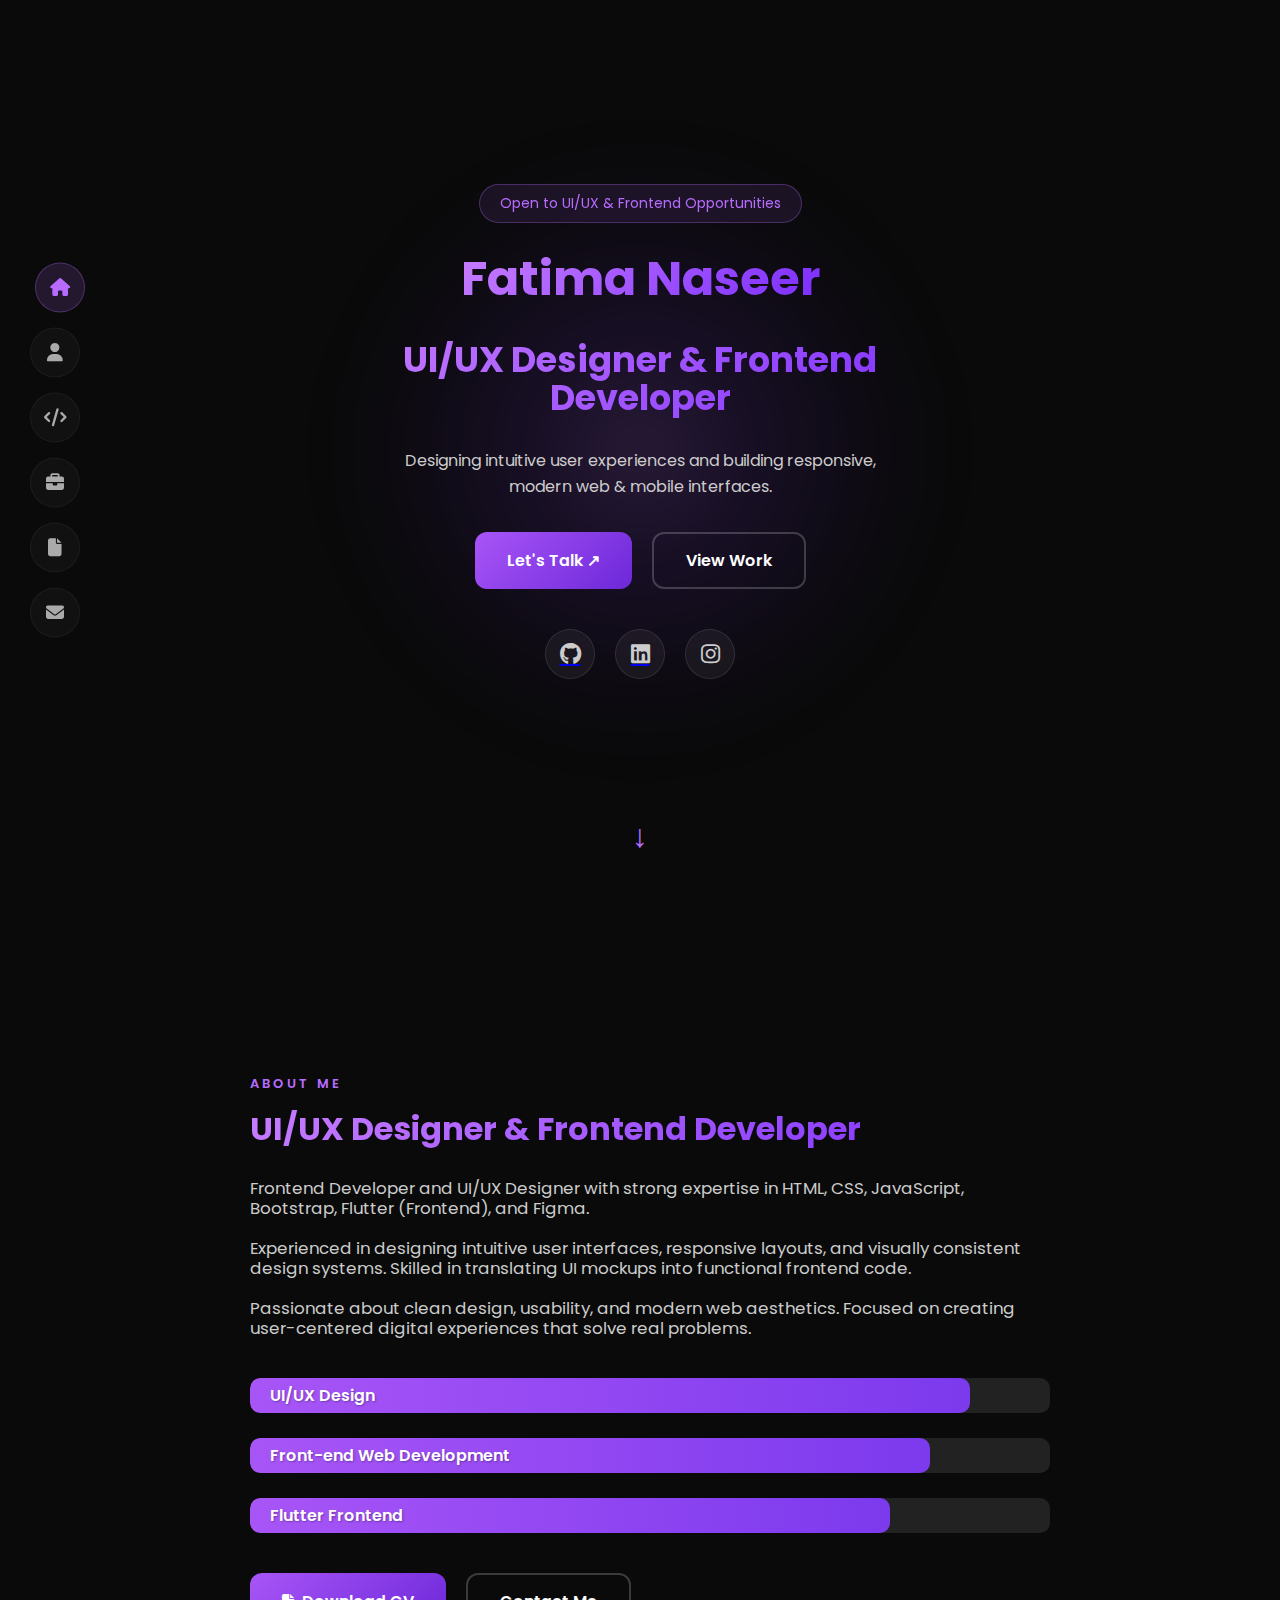
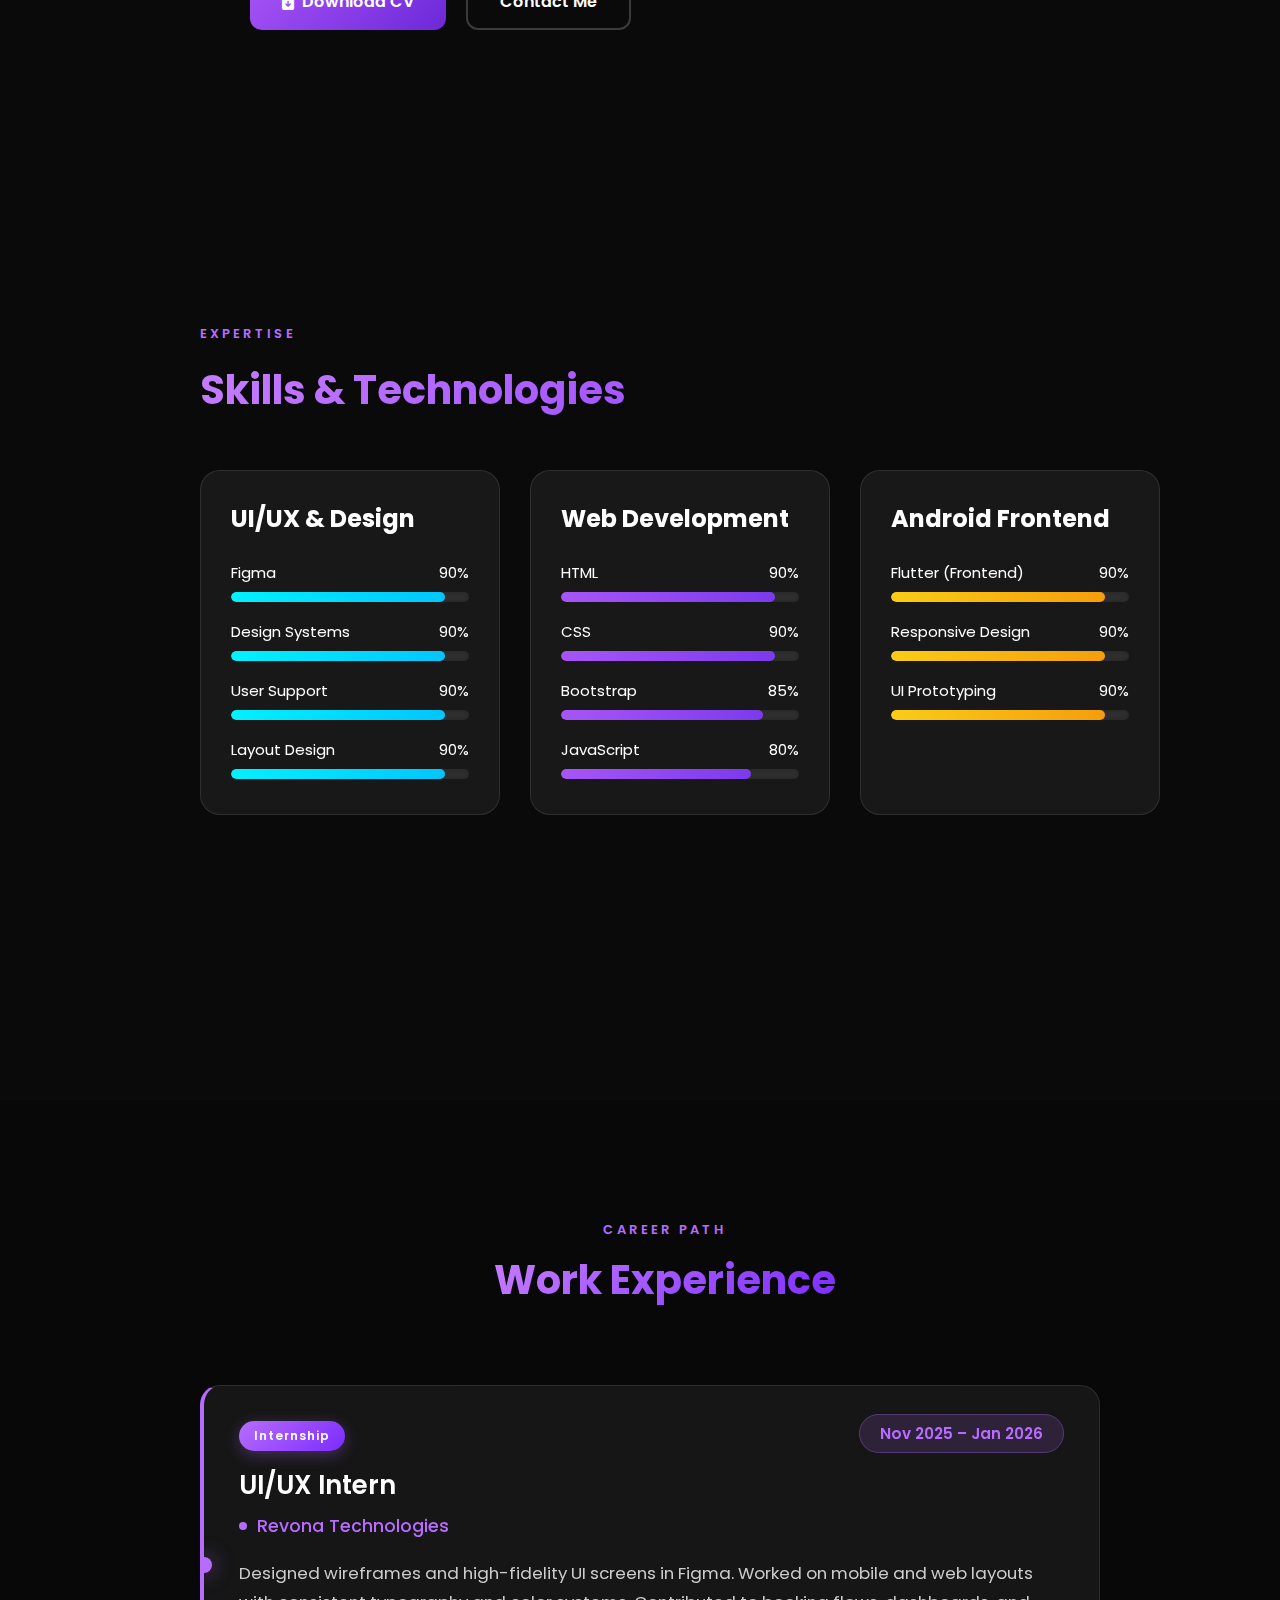
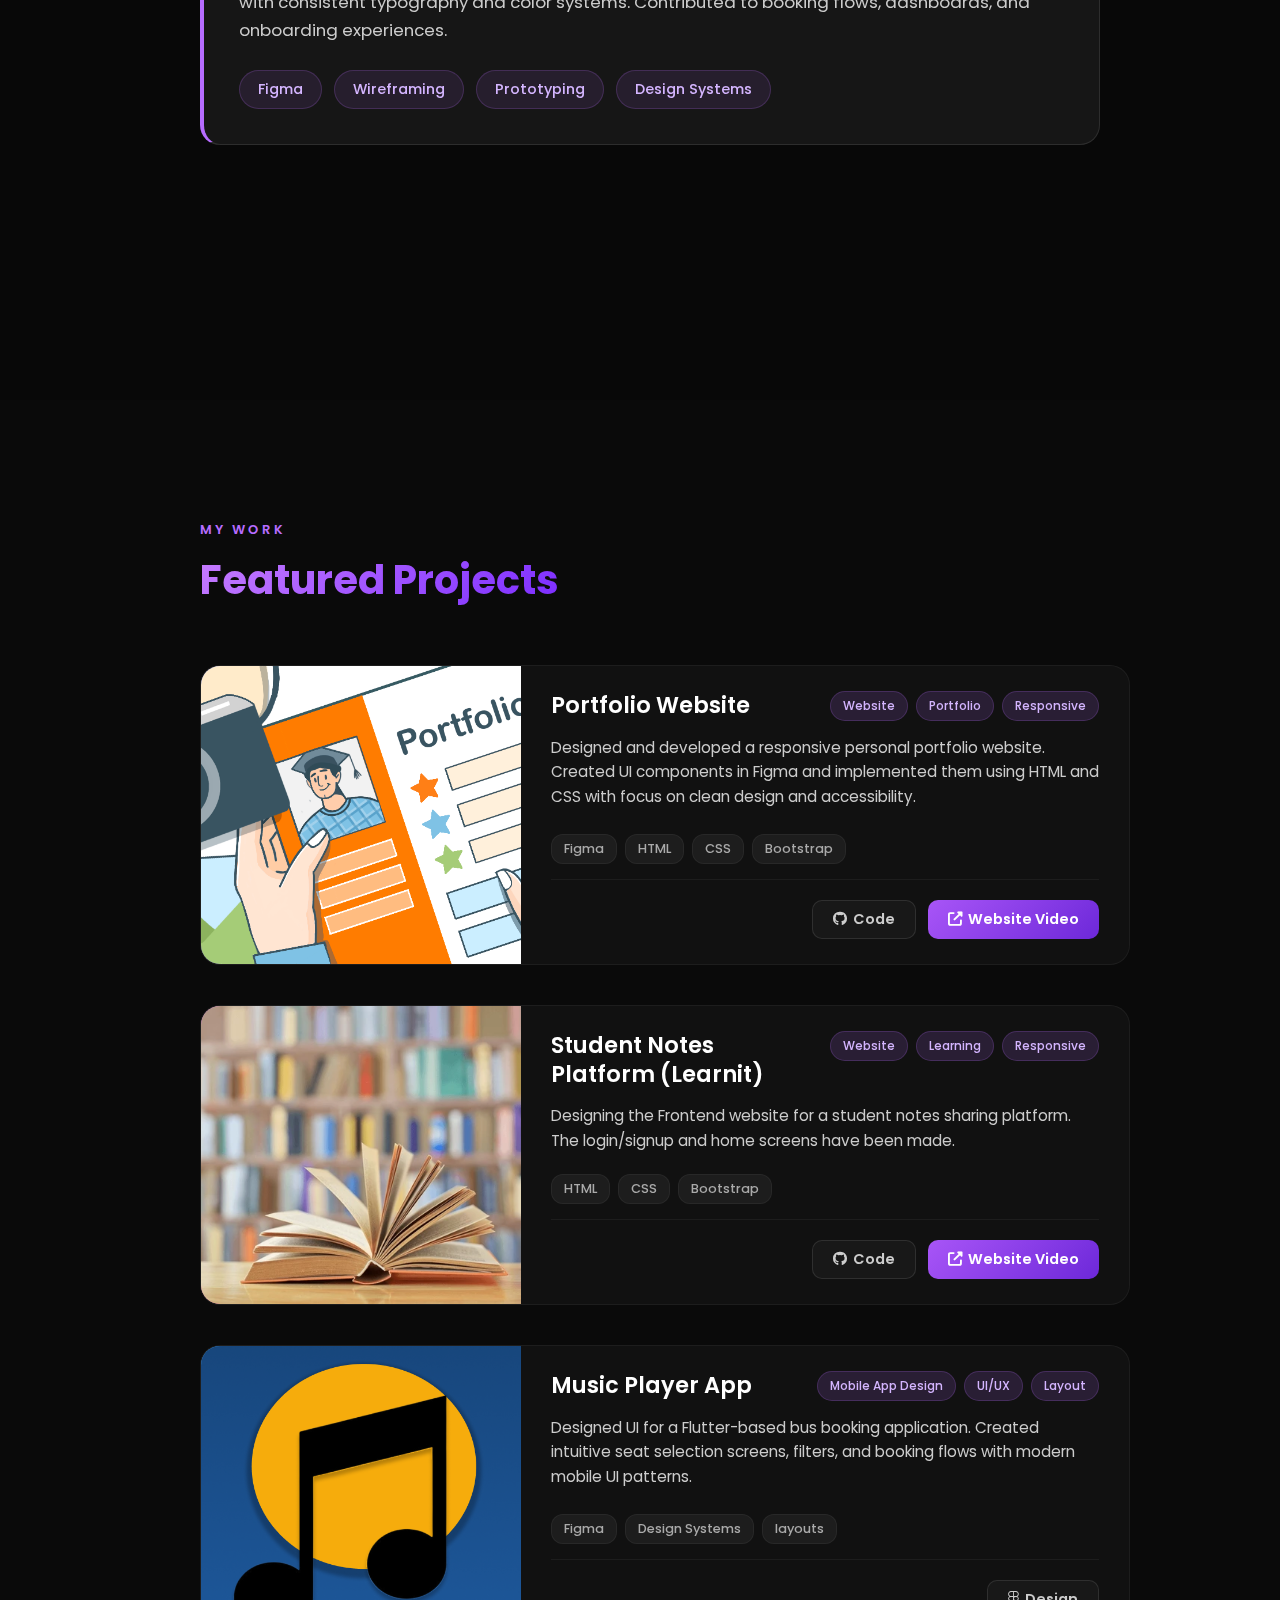
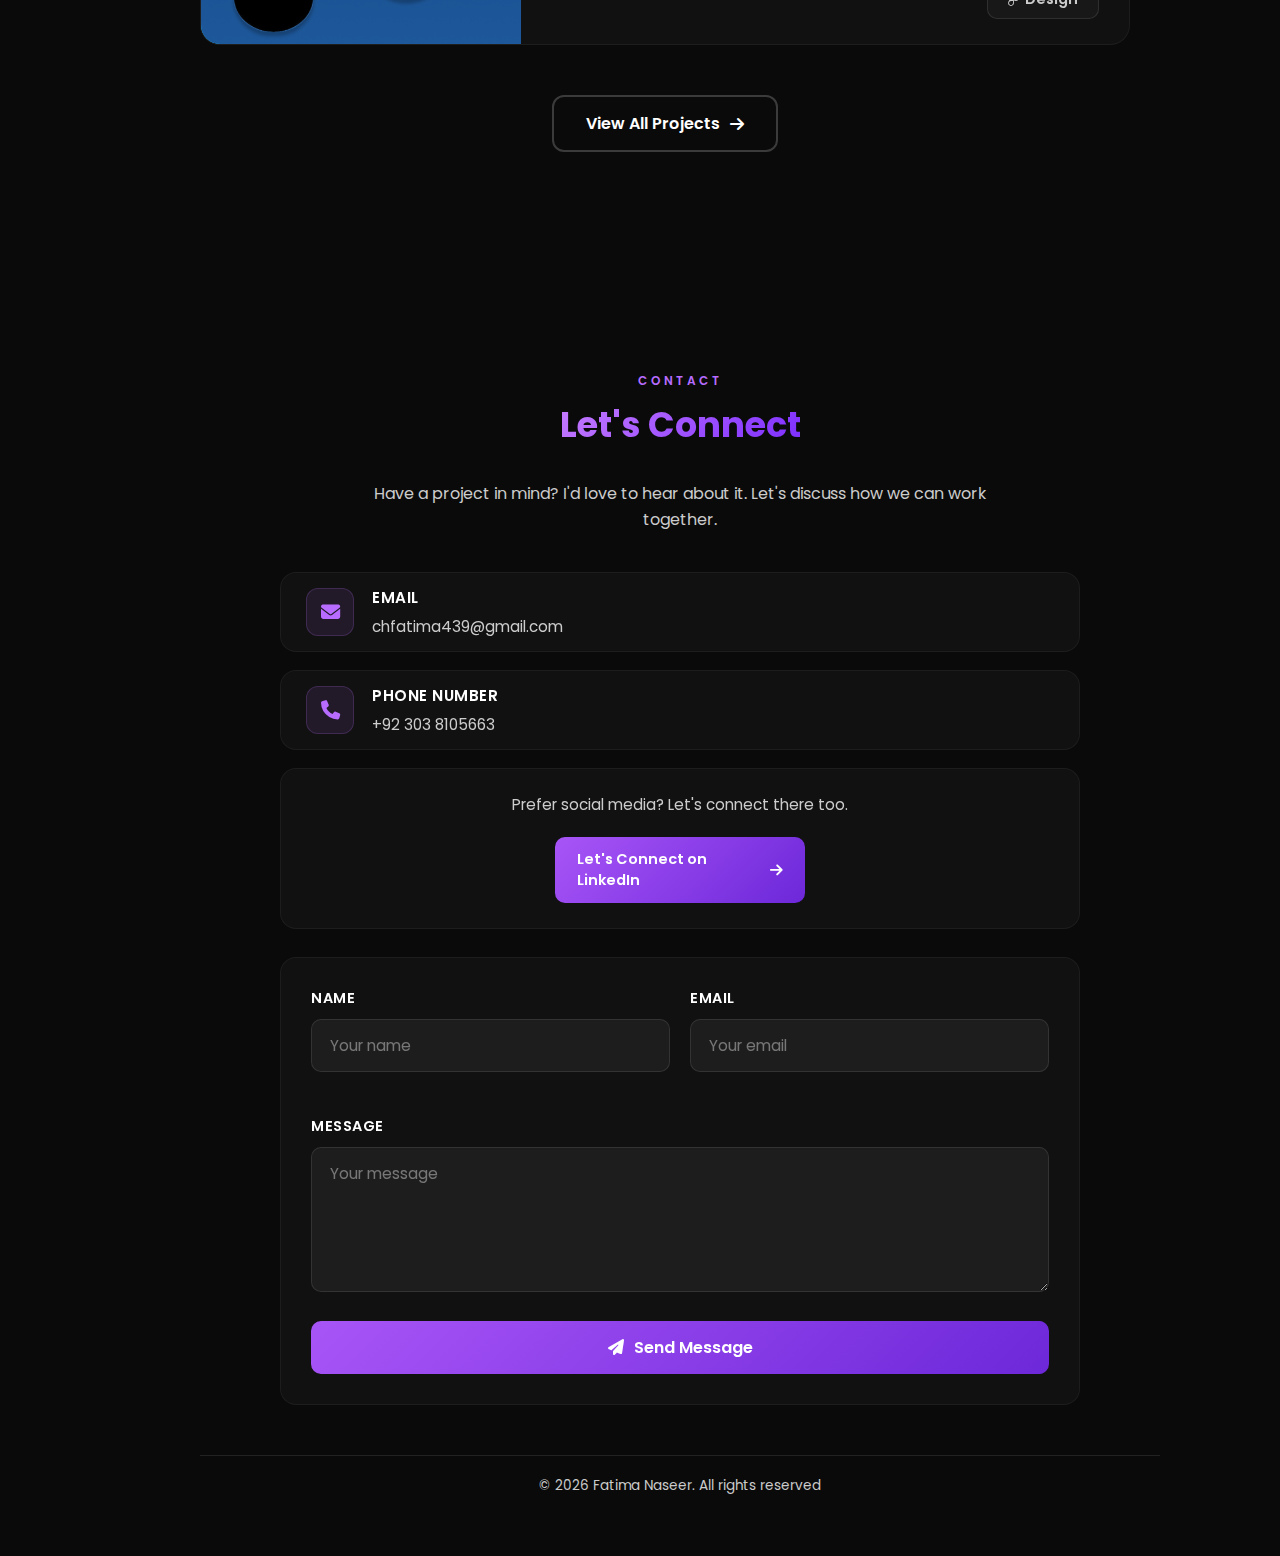
<file: index.html>
<!DOCTYPE html>
<html lang="en">
<head>
  <meta charset="UTF-8" />
  <meta name="viewport" content="width=device-width, initial-scale=1.0" />
  <title>UI/UX Portfolio</title>

  <!-- Fonts & Icons -->
  <link rel="stylesheet" href="assets/style.css" />
  <link rel="stylesheet" href="https://cdnjs.cloudflare.com/ajax/libs/font-awesome/6.5.0/css/all.min.css" />
  <link href="https://fonts.googleapis.com/css2?family=Poppins:wght@300;400;500;600;700&display=swap" rel="stylesheet">
</head>
<body>

<!-- SIDE NAVBAR -->
<nav class="side-nav">
  <a href="#home" class="nav-item active"><i class="fa-solid fa-house"></i></a>
  <a href="#about" class="nav-item"><i class="fa-solid fa-user"></i></a>
  <a href="#skills" class="nav-item"><i class="fa-solid fa-code"></i></a>
  <a href="#work" class="nav-item"><i class="fa-solid fa-briefcase"></i></a>
  <a href="#portfolio" class="nav-item"><i class="fa-solid fa-file"></i></a>
  <a href="#contact" class="nav-item"><i class="fa-solid fa-envelope"></i></a>
</nav>

<!-- HERO -->
<section id="home" class="hero">
  <div class="hero-bg"></div>
  <div class="hero-content">
    <span class="status">Open to UI/UX & Frontend Opportunities</span></span>
    <h1>
    Fatima Naseer </h1><br>
  <h2>UI/UX Designer & Frontend Developer</h2>

    <p>Designing intuitive user experiences and building responsive, modern web & mobile interfaces.</p>
    
    <div class="buttons">
      <a href="#contact" class="btn primary">Let's Talk ↗</a>
      <a href="#work" class="btn outline">View Work</a>
    </div>
    
    <div class="socials">
      <a href="https://github.com/f9tima" target="_blank">
      <i class="fa-brands fa-github"></i>
      </a>
      <a href="https://www.linkedin.com/in/fatima-naseer-908b2222a" target="_blank">
      <i class="fa-brands fa-linkedin"></i>
      </a>
      <i class="fa-brands fa-instagram"></i>
    </div>
  </div>
  
  <div class="scroll-down">↓</div>
</section>

<!-- ABOUT -->
<section id="about" class="section about">
  <div class="about-content">

    <small>ABOUT ME</small>
    <h2>UI/UX Designer & Frontend Developer</h2>

    <p class="intro">
    Frontend Developer and UI/UX Designer with strong expertise in HTML, CSS,
    JavaScript, Bootstrap, Flutter (Frontend), and Figma.
    </p>

    <p>
     Experienced in designing intuitive user interfaces, responsive layouts, and visually consistent design systems. Skilled in translating UI mockups into functional frontend code.
    </p>

    <p>
     Passionate about clean design, usability, and modern web aesthetics. Focused on creating user-centered digital experiences that solve real problems.
    </p>

    <div class="skill-bars">
      <div class="skill">
        <div class="skill-bar">
          <div class="skill-progress" style="width:90%">
            <span class="skill-label">UI/UX Design</span>
          </div>
        </div>
      </div>

      <div class="skill">
        <div class="skill-bar">
          <div class="skill-progress" style="width:85%">
            <span class="skill-label">Front-end Web Development</span>
          </div>
        </div>
      </div>

      <div class="skill">
        <div class="skill-bar">
          <div class="skill-progress" style="width:80%">
            <span class="skill-label">Flutter Frontend</span>
          </div>
        </div>
      </div>
    </div>

    <div class="about-buttons">
      <a href="assets/Fatima-naseer4.pdf" download class="btn primary">
        <i class="fa-solid fa-file-arrow-down"></i> Download CV
      </a>
      <a href="#contact" class="btn outline">Contact Me</a>
    </div>

  </div>
</section>

<!-- SKILLS & TECHNOLOGIES -->
<section id="skills" class="skills-section">

  <div class="skills-heading">
    <small>EXPERTISE</small>
    <h2>Skills & Technologies</h2>
  </div>

  <div class="skills-container">

    <div class="skill-card cyan">
      <h3>UI/UX & Design</h3>

      <div class="skill-row"><span>Figma</span><span>90%</span></div>
      <div class="progress"><span style="width:90%"></span></div>

      <div class="skill-row"><span>Design Systems</span><span>90%</span></div>
      <div class="progress"><span style="width:90%"></span></div>

      <div class="skill-row"><span>User Support</span><span>90%</span></div>
      <div class="progress"><span style="width:90%"></span></div>

      <div class="skill-row"><span>Layout Design</span><span>90%</span></div>
      <div class="progress"><span style="width:90%"></span></div>
    </div>

    <div class="skill-card purple">
      <h3>Web Development</h3>

      <div class="skill-row"><span>HTML</span><span>90%</span></div>
      <div class="progress"><span style="width:90%"></span></div>

      <div class="skill-row"><span>CSS</span><span>90%</span></div>
      <div class="progress"><span style="width:90%"></span></div>

      <div class="skill-row"><span>Bootstrap</span><span>85%</span></div>
      <div class="progress"><span style="width:85%"></span></div>

      <div class="skill-row"><span>JavaScript</span><span>80%</span></div>
      <div class="progress"><span style="width:80%"></span></div>
    </div>

    <div class="skill-card yellow">
      <h3>Android Frontend</h3>

      <div class="skill-row"><span>Flutter (Frontend)</span><span>90%</span></div>
      <div class="progress"><span style="width:90%"></span></div>

      <div class="skill-row"><span>Responsive Design</span><span>90%</span></div>
      <div class="progress"><span style="width:90%"></span></div>

      <div class="skill-row"><span>UI Prototyping</span><span>90%</span></div>
      <div class="progress"><span style="width:90%"></span></div>
    </div>

  </div>
</section>

<!-- WORK EXPERIENCE-->
<section id="work" class="career-section">
  <div class="section-header">
    <small>CAREER PATH</small>
    <h2>Work Experience</h2>
  </div>

  <div class="timeline-container">
    <!-- Current Experience -->
  <div class="timeline-card current">
  <div class="timeline-header">
    <div class="timeline-left">
      <div class="role-badge">Internship</div>
      <h3>UI/UX Intern</h3>
      <p class="company">Revona Technologies</p>
    </div>
    <div class="timeline-right">
      <span class="timeline-year">Nov 2025 – Jan 2026</span>
    </div>
  </div>

  <div class="timeline-content">
    <p>
      Designed wireframes and high-fidelity UI screens in Figma.
      Worked on mobile and web layouts with consistent typography and color systems.
      Contributed to booking flows, dashboards, and onboarding experiences.
    </p>
    <div class="tech-tags">
      <span>Figma</span>
      <span>Wireframing</span>
      <span>Prototyping</span>
      <span>Design Systems</span>
    </div>
  </div>
</div>
      
</section>

<!-- PROJECTS -->
 <!-- FEATURED PROJECTS -->
<section id="portfolio" class="projects-section">
  <div class="section-header">
    <small>MY WORK</small>
    <h2>Featured Projects</h2>
  </div>

    <div class="floating-element"></div>
    <div class="floating-element"></div>
    <div class="floating-element"></div>
    
  <div class="projects-container">

    <!-- Project 1 -->
    <div class="project-card">
      <div class="project-image">
        <div class="image-placeholder ecommerce">
          <img src="assets/images/portfolio.png" alt="E-Commerce Website" class="project-img">
          </div>
          <div class="image-overlay">
            <span class="view-project">View Project →</span>
          </div>
        </div>
      <div class="project-content">
        <div class="project-header">
          <h3>Portfolio Website</h3>
          <div class="project-tags">
            <span>Website</span>
            <span>Portfolio</span>
            <span>Responsive</span>
          </div>
        </div>
        <p class="project-description">
        Designed and developed a responsive personal portfolio website.
        Created UI components in Figma and implemented them using HTML and CSS with focus on clean design and accessibility.
        </p>

        <div class="project-tech">
          <span>Figma</span>
          <span>HTML</span>
          <span>CSS</span>
          <span>Bootstrap</span>
        </div>
        <div class="project-links">
          <a href="https://github.com/F9timA/Portfoliowebsite.git" class="project-link">
            <i class="fab fa-github"></i> Code
          </a>
          <a href="https://www.linkedin.com/posts/fatima-naseer-908b2222a_webdevelopment-frontenddevlopment-learnit-activity-7395498541168652288-gBwm?utm_source=social_share_send&utm_medium=member_desktop_web&rcm=ACoAADl5mJgBDUxabm-3zRunYB3HiQegzF6ktJQ" class="project-link primary">
            <i class="fas fa-external-link-alt"></i> Website Video
          </a>
        </div>
      </div>
    </div>

    <!-- Project 2 -->
    <div class="project-card">
      <div class="project-image">
        <div class="image-placeholder portfolio-ui">
          <img src="assets/images/book.webp" alt="E-Commerce Website" class="project-img">
          </div>
          <div class="image-overlay">
            <span class="view-project">View Project →</span>
          </div>
        </div>
      <div class="project-content">
        <div class="project-header">
          <h3>Student Notes Platform (Learnit)</h3>
          <div class="project-tags">
            <span>Website</span>
            <span>Learning</span>
            <span>Responsive</span>
          </div>
        </div>
       <p class="project-description">
       Designing the Frontend website for a student notes sharing platform.
       The login/signup and home screens have been made.
       </p>
        <div class="project-tech">
          <span>HTML</span>
          <span>CSS</span>
          <span>Bootstrap</span>
        </div>
          <div class="project-links">
          <a href="https://github.com/F9timA/learnit.git" class="project-link">
            <i class="fab fa-github"></i> Code
          </a>
          <a href="https://www.linkedin.com/posts/fatima-naseer-908b2222a_webdevelopment-website-portfolio-activity-7356693489121738756-yJqZ?utm_source=social_share_send&utm_medium=member_desktop_web&rcm=ACoAADl5mJgBDUxabm-3zRunYB3HiQegzF6ktJQ" class="project-link primary">
            <i class="fas fa-external-link-alt"></i> Website Video
          </a>
        </div>
      </div>
    </div>

    <!-- Project 3 -->
    <div class="project-card">
      <div class="project-image">
        <div class="image-placeholder mobile-app">
          <img src="assets/images/musicplayer.png" alt="E-Commerce Website" class="project-img">
          </div>      
          <div class="image-overlay">
            <span class="view-project">View Project →</span>
          </div>
        </div>
      <div class="project-content">
        <div class="project-header">
          <h3>Music Player App</h3>
          <div class="project-tags">
           <span>Mobile App Design</span>
            <span>UI/UX</span>
            <span>Layout</span>
          </div>
        </div>
        <p class="project-description">
          Designed UI for a Flutter-based bus booking application. Created intuitive seat selection screens, filters, and booking flows with modern mobile UI patterns.
        </p>
        <div class="project-tech">
          <span>Figma</span>
          <span>Design Systems</span>
          <span>layouts</span>
        </div>
        <div class="project-links">
          <a href="https://www.figma.com/design/T8jXP1ngK4ar0iG70l1UZZ/Safar?node-id=0-1&t=63rs3zJw5PiYzGuj-1" class="project-link">
            <i class="fab fa-figma"></i> Design
          </a>
        </div>
      </div>
    </div>
  </div>

  <div class="projects-footer">
    <a href="projects.html" class="btn outline view-all">
      View All Projects <i class="fas fa-arrow-right"></i>
    </a>
  </div>
</section>

<!-- CONTACT SECTION -->
<section id="contact" class="contact-section">
  <div class="section-header">
    <small>CONTACT</small>
    <h2>Let's Connect</h2>
  </div>

  <p class="contact-intro">
    Have a project in mind? I'd love to hear about it. Let's discuss how we can work together.
  </p>

  <div class="contact-container">
    <!-- Left Column: Contact Info -->
    <div class="contact-info-column">
      <!-- Email Box -->
      <div class="info-box">
        <div class="info-icon">
          <i class="fa-solid fa-envelope"></i>
        </div>
        <div class="info-content">
          <h4>Email</h4>
          <p>chfatima439@gmail.com</p>
        </div>
      </div>

      <!-- Phone Box -->
      <div class="info-box">
        <div class="info-icon">
          <i class="fa-solid fa-phone"></i>
        </div>
        <div class="info-content">
          <h4>Phone Number</h4>
          <p>+92 303 8105663</p>
        </div>
      </div>

      <!-- LinkedIn Box -->
      <div class="linkedin-box">
        <p>Prefer social media? Let's connect there too.</p>
        <a href="https://www.linkedin.com/in/fatima-naseer-908b2222a" class="linkedin-btn">
          Let's Connect on LinkedIn <i class="fa-solid fa-arrow-right"></i>
        </a>
      </div>

      <!-- FORM GOES UNDER THE LINKEDIN BOX -->
      <div class="form-container">
<form class="contact-form" id="contactForm" action="https://formspree.io/f/xreajdwj" method="POST">
  <div class="form-row">
    <div class="form-group half">
      <label for="name">Name</label>
      <input type="text" id="name" name="name" placeholder="Your name" required>
    </div>
    <div class="form-group half">
      <label for="email">Email</label>
      <input type="email" id="email" name="email" placeholder="Your email" required>
    </div>
  </div>
  
  <div class="form-group">
    <label for="message">Message</label>
    <textarea id="message" name="message" placeholder="Your message" rows="5" required></textarea>
  </div>

  <!-- status message -->
  <p class="form-status" id="formStatus"></p>
  
  <button type="submit" class="send-btn">
    <i class="fa-solid fa-paper-plane"></i> Send Message
  </button>
</form>

      </div>
    </div>
  </div>

  <!-- Footer -->
  <footer class="contact-footer">
    <hr class="footer-line">
    <p>© 2026 Fatima Naseer. All rights reserved</p>
  </footer>
</section>

<!-- JavaScript Code --><script>
document.addEventListener('DOMContentLoaded', function() {

    /* =========================
       SIDE NAV ACTIVE STATE
    ========================== */
    const navItems = document.querySelectorAll('.nav-item');
    const sections = document.querySelectorAll('section');

    function updateActiveNav() {
        const scrollPosition = window.scrollY + 100;
        let currentSectionId = '';

        sections.forEach(section => {
            const sectionTop = section.offsetTop;
            const sectionHeight = section.clientHeight;

            if (scrollPosition >= sectionTop && scrollPosition < sectionTop + sectionHeight) {
                currentSectionId = section.id;
            }
        });

        navItems.forEach(item => {
            const href = item.getAttribute('href');
            if (href === '#' + currentSectionId || 
               (currentSectionId === '' && href === '#home')) {
                item.classList.add('active');
            } else {
                item.classList.remove('active');
            }
        });
    }

    navItems.forEach(item => {
        item.addEventListener('click', function(e) {
            e.preventDefault();

            const targetId = this.getAttribute('href').substring(1);
            const targetSection = document.getElementById(targetId);

            if (targetSection) {
                navItems.forEach(nav => nav.classList.remove('active'));
                this.classList.add('active');

                window.scrollTo({
                    top: targetSection.offsetTop,
                    behavior: 'smooth'
                });
            }
        });
    });

    window.addEventListener('scroll', updateActiveNav);
    updateActiveNav();

    /* =========================
       SKILL BAR ANIMATION
    ========================== */
    const aboutSkillBars = document.querySelectorAll('.skill-progress');
    const observerOptions = {
        root: null,
        rootMargin: '0px',
        threshold: 0.3
    };

    const observer = new IntersectionObserver(function(entries) {
        entries.forEach(entry => {
            if (entry.isIntersecting) {
                const progressBar = entry.target;
                const originalWidth = progressBar.style.width;

                progressBar.style.width = '0%';
                progressBar.style.transition = 'width 1.5s ease-in-out';

                setTimeout(() => {
                    progressBar.style.width = originalWidth;
                }, 100);

                observer.unobserve(progressBar);
            }
        });
    }, observerOptions);

    aboutSkillBars.forEach(bar => {
        observer.observe(bar);
    });

    /* =========================
   CONTACT FORM SUBMISSION
========================== */
const form = document.getElementById('contactForm');
const status = document.getElementById('formStatus');

if (form) {
    form.addEventListener('submit', async function(e) {
        e.preventDefault();

        status.textContent = "Sending message...";
        status.style.color = "#aaa";

        const formData = new FormData(form);

        try {
            const response = await fetch(form.action, {
                method: "POST",
                body: formData,
                headers: {
                    'Accept': 'application/json'
                }
            });

            if (response.ok) {
                status.textContent = "✅ Message sent successfully! I’ll get back to you soon.";
                status.style.color = "#4CAF50";
                form.reset();
            } else {
                status.textContent = "❌ Something went wrong. Please try again.";
                status.style.color = "#ff4d4d";
            }
        } catch (error) {
            status.textContent = "❌ Network error. Please try again.";
            status.style.color = "#ff4d4d";
        }
    });
}
        });
    
</script>


</body>
</html>
</file>
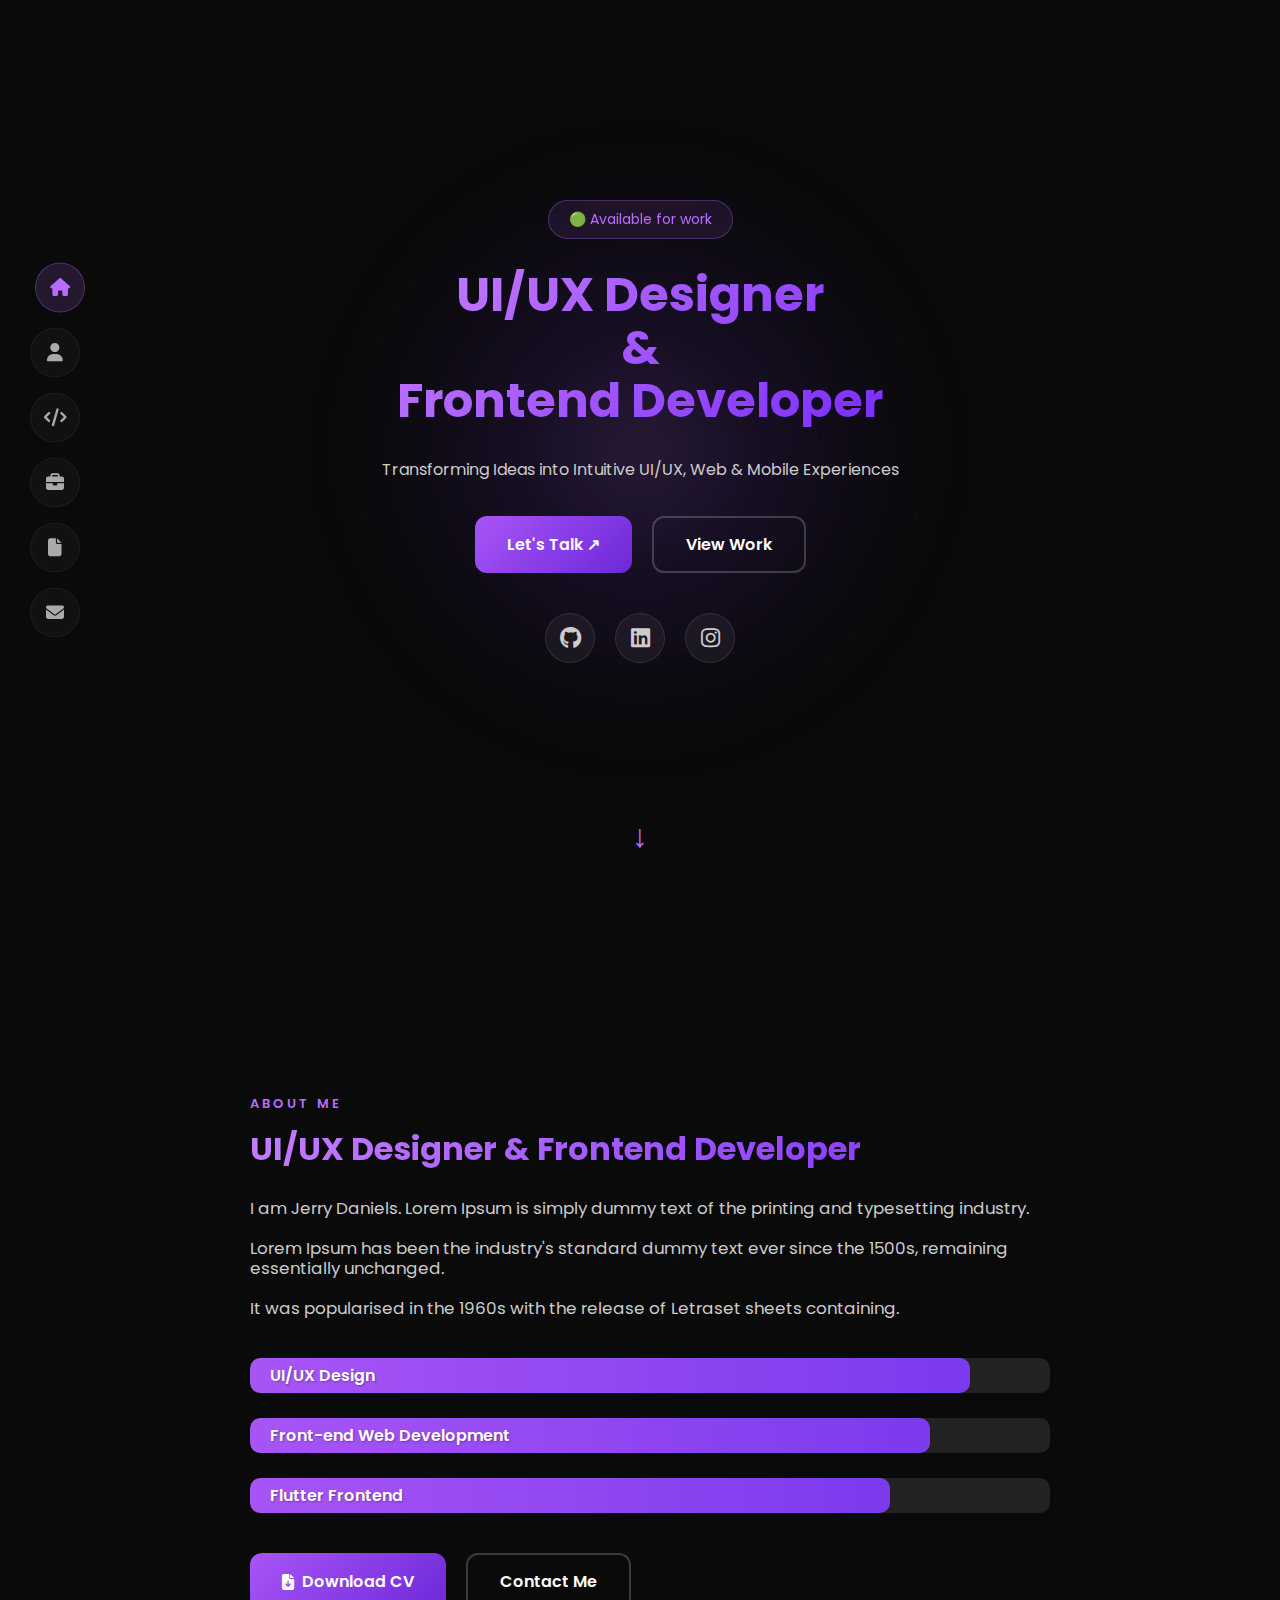
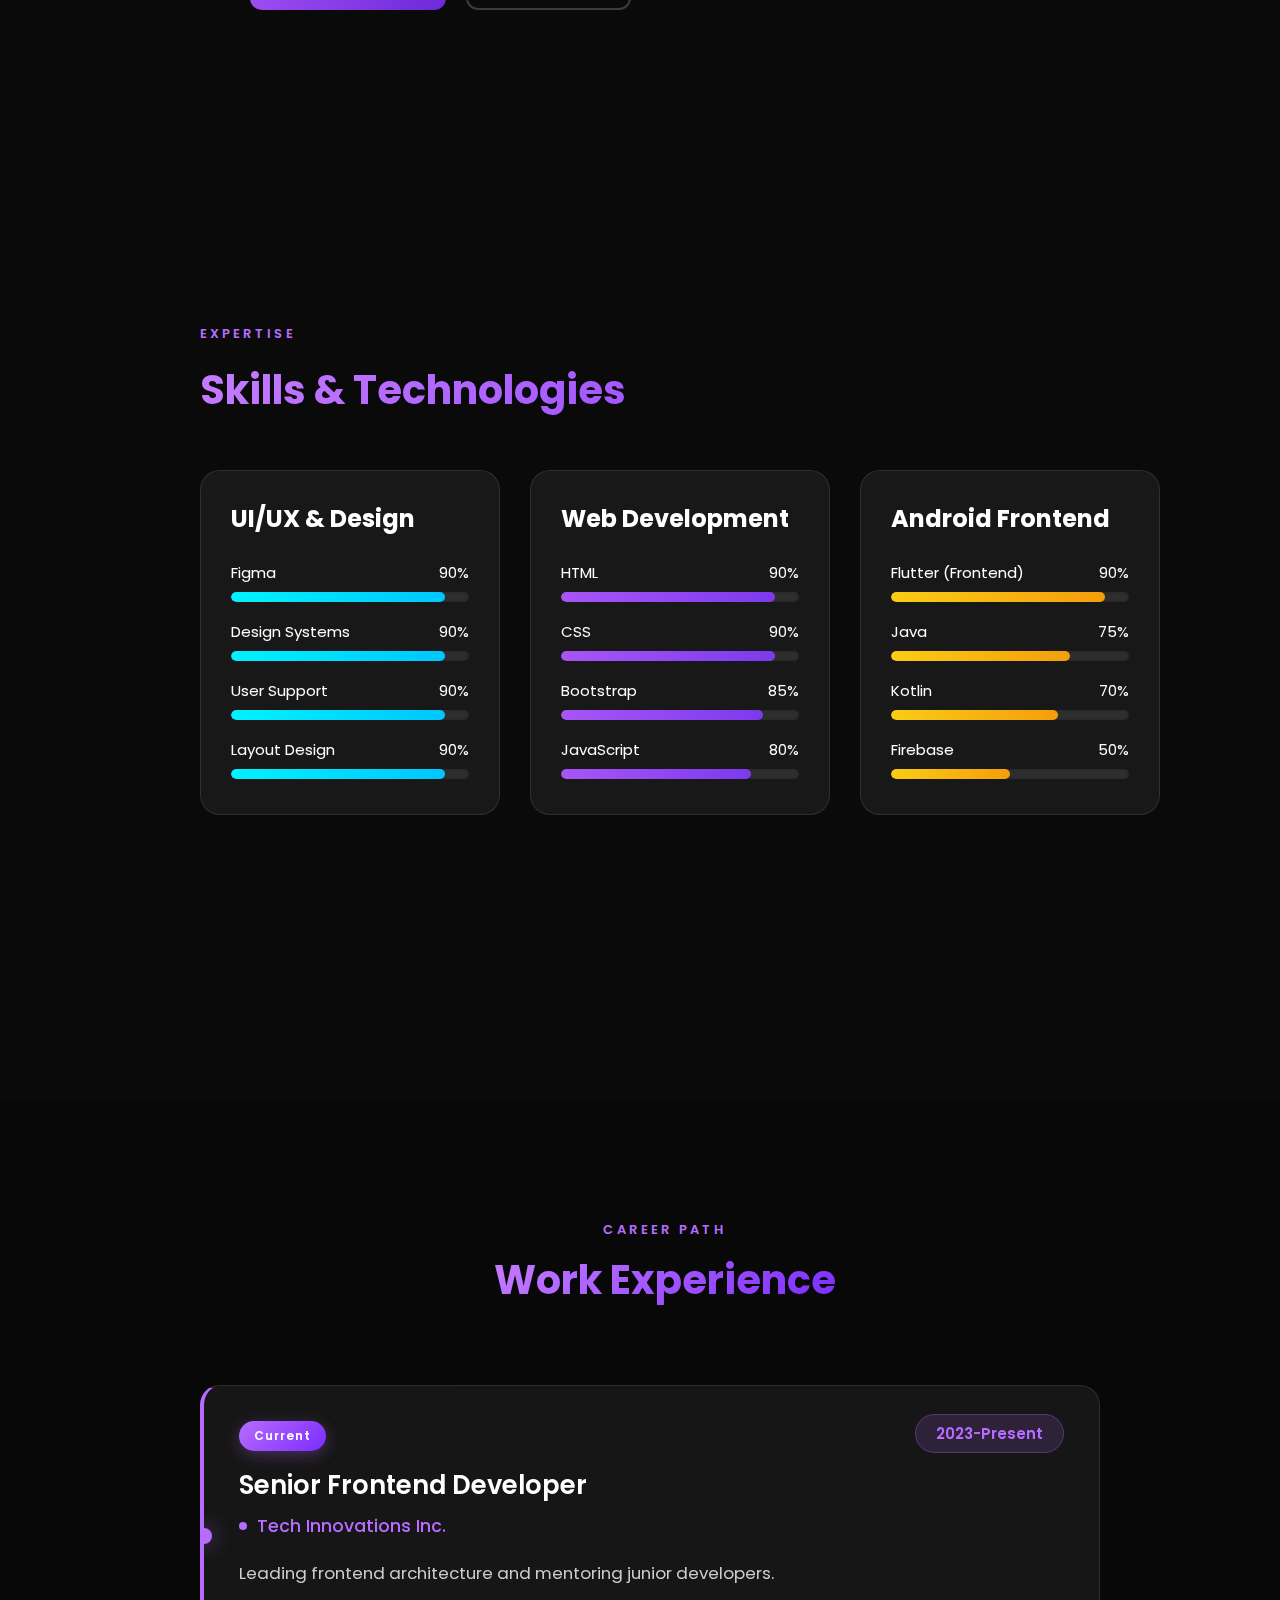
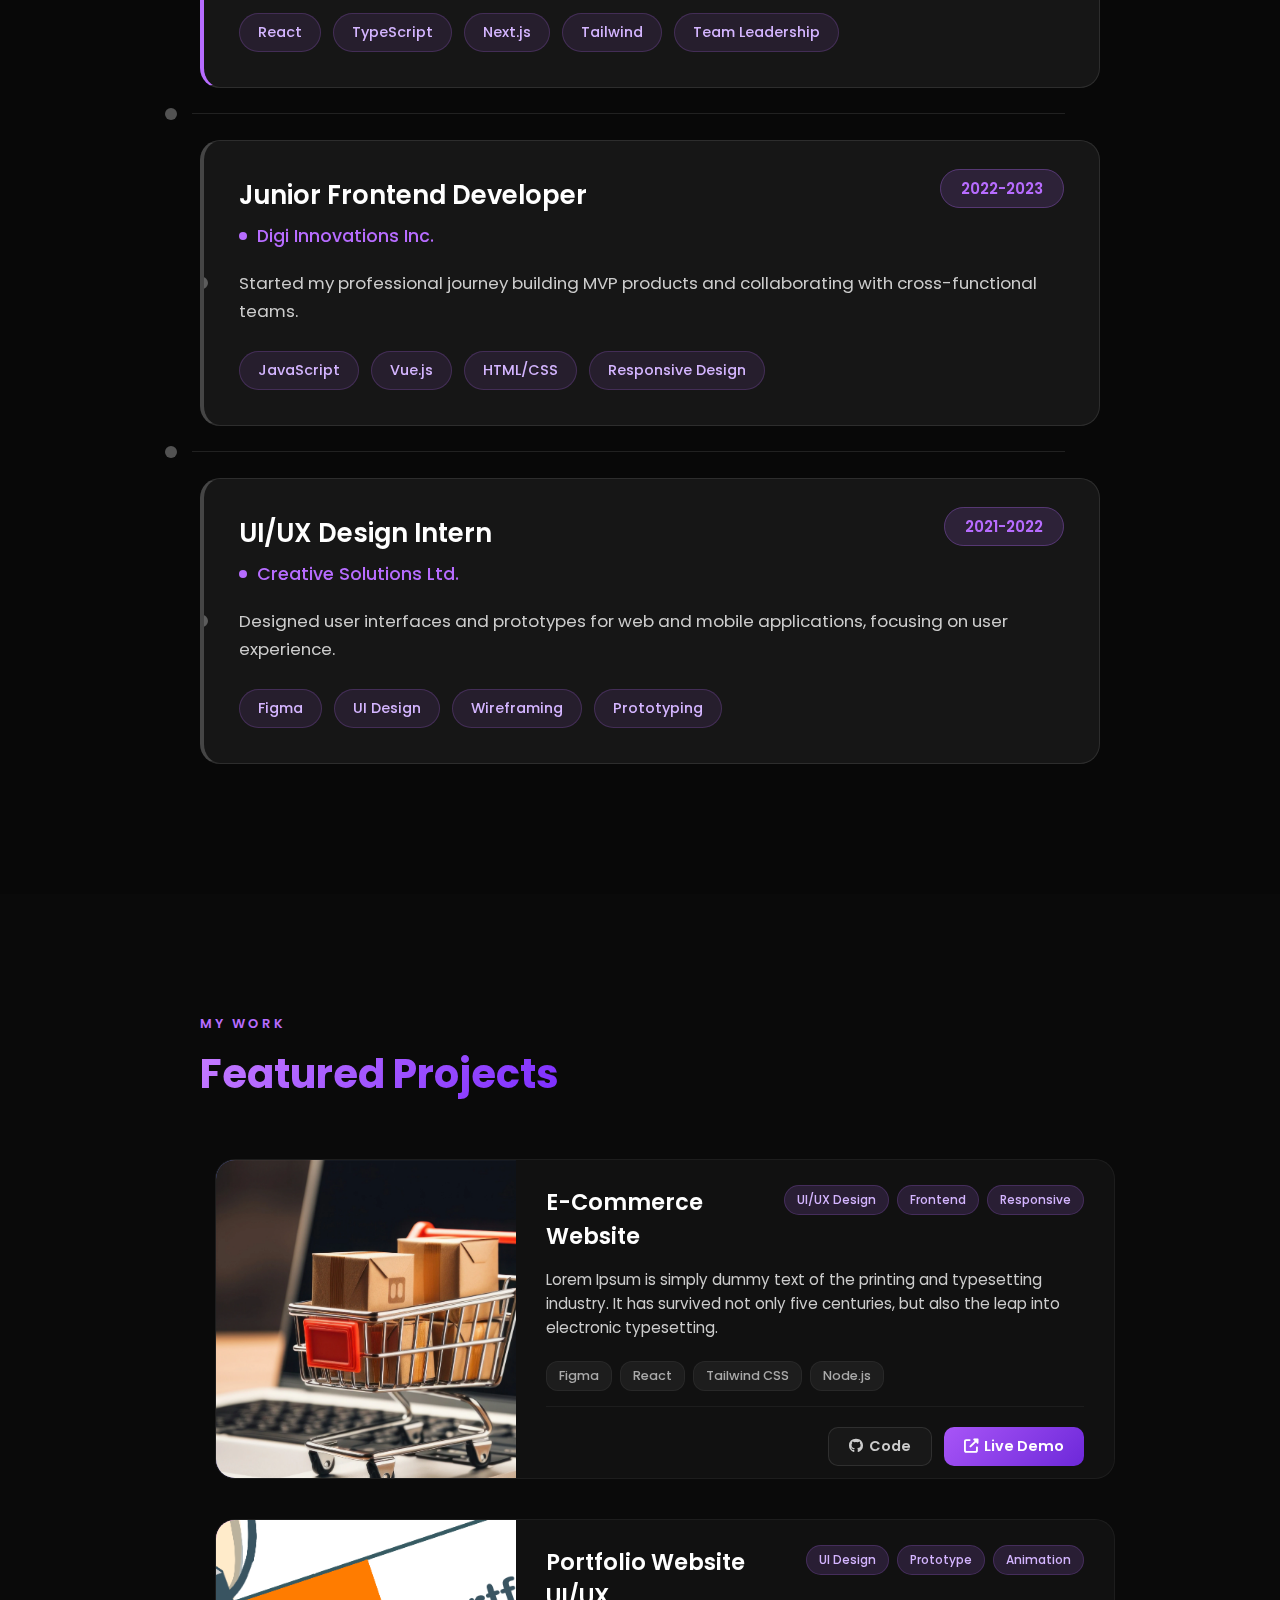
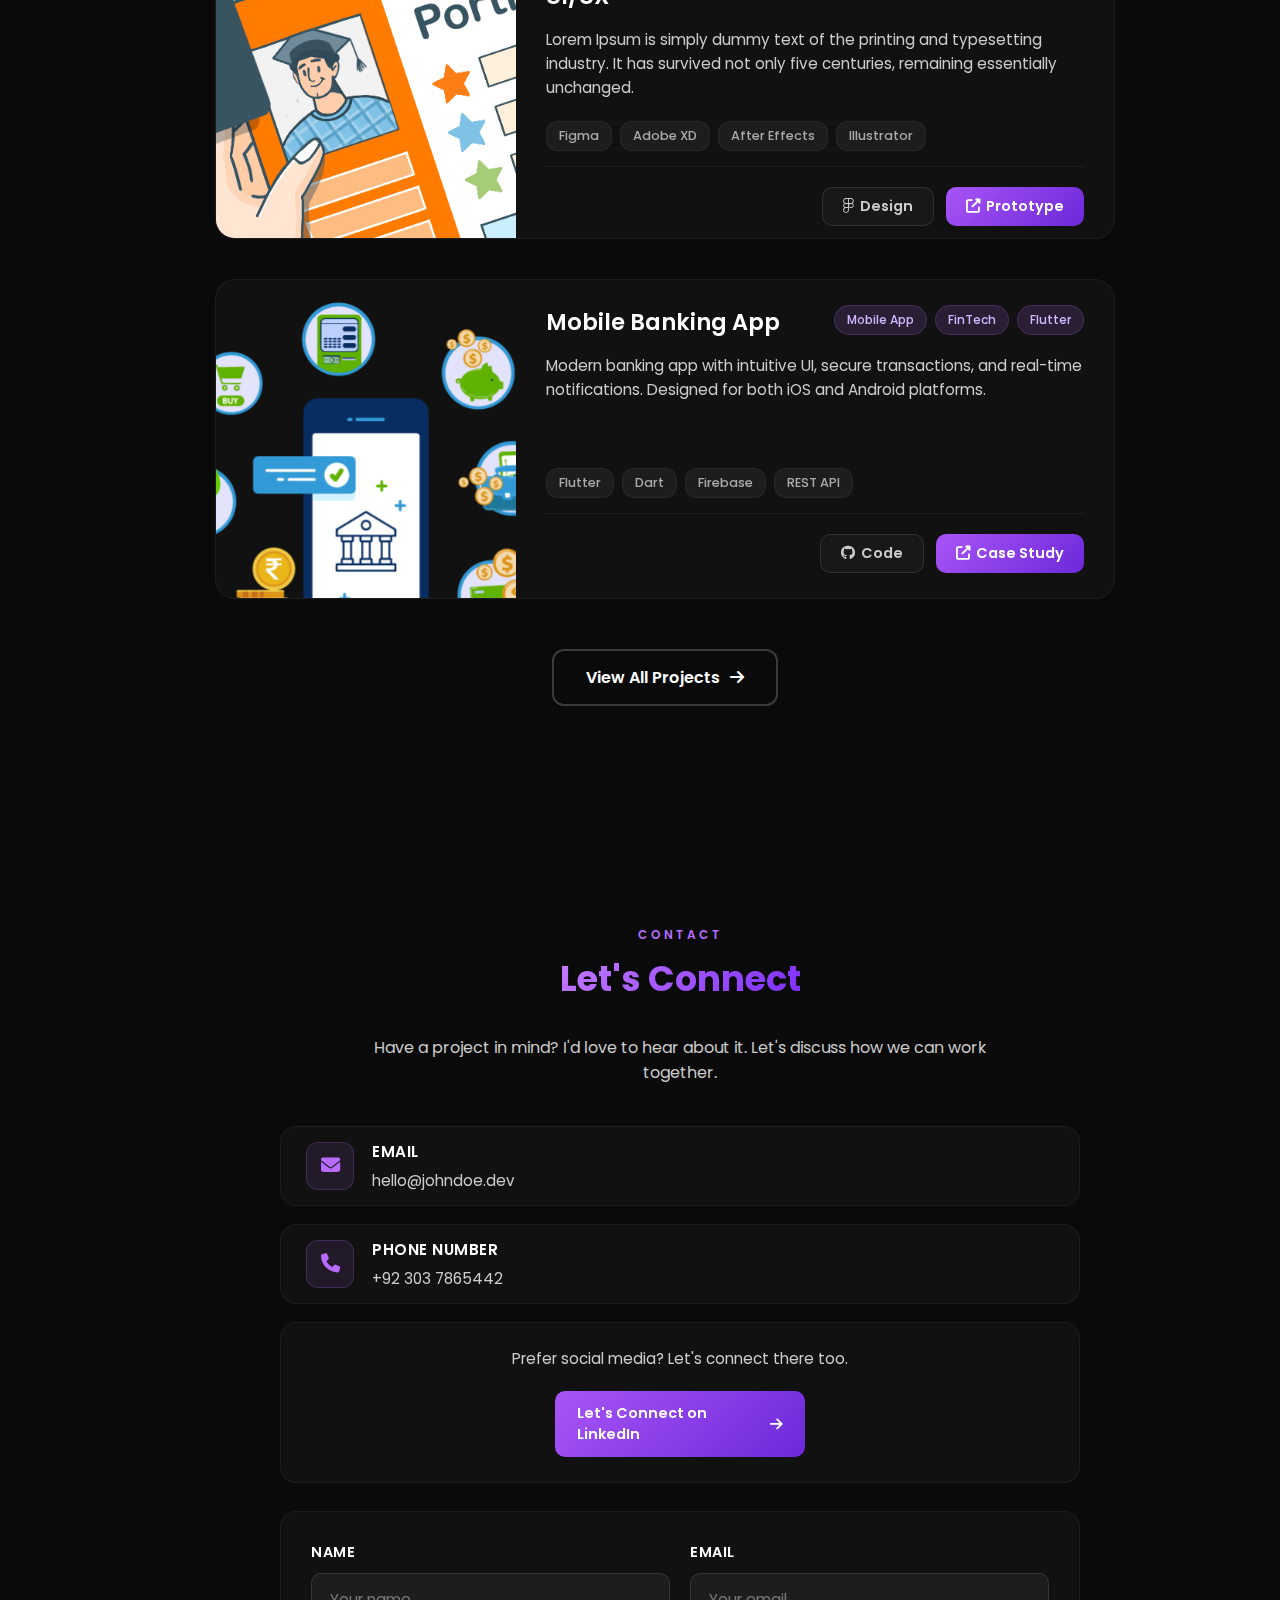
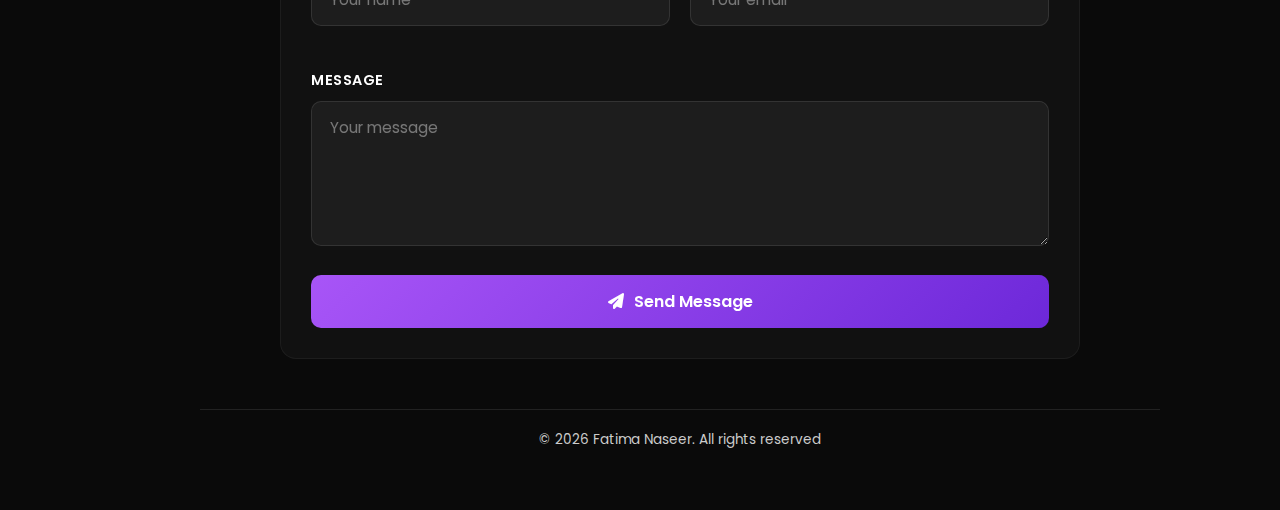
<file: Fatima's Portfolio/index.html>
<!DOCTYPE html>
<html lang="en">
<head>
  <meta charset="UTF-8" />
  <meta name="viewport" content="width=device-width, initial-scale=1.0" />
  <title>UI/UX Portfolio</title>

  <!-- Fonts & Icons -->
  <link rel="stylesheet" href="style.css" />
  <link rel="stylesheet" href="https://cdnjs.cloudflare.com/ajax/libs/font-awesome/6.5.0/css/all.min.css" />
  <link href="https://fonts.googleapis.com/css2?family=Poppins:wght@300;400;500;600;700&display=swap" rel="stylesheet">
</head>
<body>

<!-- SIDE NAVBAR -->
<nav class="side-nav">
  <a href="#home" class="nav-item active"><i class="fa-solid fa-house"></i></a>
  <a href="#about" class="nav-item"><i class="fa-solid fa-user"></i></a>
  <a href="#skills" class="nav-item"><i class="fa-solid fa-code"></i></a>
  <a href="#work" class="nav-item"><i class="fa-solid fa-briefcase"></i></a>
  <a href="#portfolio" class="nav-item"><i class="fa-solid fa-file"></i></a>
  <a href="#contact" class="nav-item"><i class="fa-solid fa-envelope"></i></a>
</nav>

<!-- HERO -->
<section id="home" class="hero">
  <div class="hero-bg"></div>
  <div class="hero-content">
    <span class="status">🟢 Available for work</span>
    <h1>UI/UX Designer <br>&<br> Frontend Developer</h1>
    <p>Transforming Ideas into Intuitive UI/UX, Web & Mobile Experiences</p>
    
    <div class="buttons">
      <a href="#contact" class="btn primary">Let's Talk ↗</a>
      <a href="#work" class="btn outline">View Work</a>
    </div>
    
    <div class="socials">
      <i class="fa-brands fa-github"></i>
      <i class="fa-brands fa-linkedin"></i>
      <i class="fa-brands fa-instagram"></i>
    </div>
  </div>
  
  <div class="scroll-down">↓</div>
</section>

<!-- ABOUT -->
<section id="about" class="section about">
  <div class="about-content">

    <small>ABOUT ME</small>
    <h2>UI/UX Designer & Frontend Developer</h2>

    <p class="intro">
      I am Jerry Daniels. Lorem Ipsum is simply dummy text of the printing and typesetting industry.
    </p>

    <p>
      Lorem Ipsum has been the industry's standard dummy text ever since the 1500s, remaining essentially unchanged.
    </p>

    <p>
      It was popularised in the 1960s with the release of Letraset sheets containing.
    </p>

    <div class="skill-bars">
      <div class="skill">
        <div class="skill-bar">
          <div class="skill-progress" style="width:90%">
            <span class="skill-label">UI/UX Design</span>
          </div>
        </div>
      </div>

      <div class="skill">
        <div class="skill-bar">
          <div class="skill-progress" style="width:85%">
            <span class="skill-label">Front-end Web Development</span>
          </div>
        </div>
      </div>

      <div class="skill">
        <div class="skill-bar">
          <div class="skill-progress" style="width:80%">
            <span class="skill-label">Flutter Frontend</span>
          </div>
        </div>
      </div>
    </div>

    <div class="about-buttons">
      <a href="#" class="btn primary">
        <i class="fa-solid fa-file-arrow-down"></i> Download CV
      </a>
      <a href="#contact" class="btn outline">Contact Me</a>
    </div>

  </div>
</section>

<!-- SKILLS & TECHNOLOGIES -->
<section id="skills" class="skills-section">

  <div class="skills-heading">
    <small>EXPERTISE</small>
    <h2>Skills & Technologies</h2>
  </div>

  <div class="skills-container">

    <div class="skill-card cyan">
      <h3>UI/UX & Design</h3>

      <div class="skill-row"><span>Figma</span><span>90%</span></div>
      <div class="progress"><span style="width:90%"></span></div>

      <div class="skill-row"><span>Design Systems</span><span>90%</span></div>
      <div class="progress"><span style="width:90%"></span></div>

      <div class="skill-row"><span>User Support</span><span>90%</span></div>
      <div class="progress"><span style="width:90%"></span></div>

      <div class="skill-row"><span>Layout Design</span><span>90%</span></div>
      <div class="progress"><span style="width:90%"></span></div>
    </div>

    <div class="skill-card purple">
      <h3>Web Development</h3>

      <div class="skill-row"><span>HTML</span><span>90%</span></div>
      <div class="progress"><span style="width:90%"></span></div>

      <div class="skill-row"><span>CSS</span><span>90%</span></div>
      <div class="progress"><span style="width:90%"></span></div>

      <div class="skill-row"><span>Bootstrap</span><span>85%</span></div>
      <div class="progress"><span style="width:85%"></span></div>

      <div class="skill-row"><span>JavaScript</span><span>80%</span></div>
      <div class="progress"><span style="width:80%"></span></div>
    </div>

    <div class="skill-card yellow">
      <h3>Android Frontend</h3>

      <div class="skill-row"><span>Flutter (Frontend)</span><span>90%</span></div>
      <div class="progress"><span style="width:90%"></span></div>

      <div class="skill-row"><span>Java</span><span>75%</span></div>
      <div class="progress"><span style="width:75%"></span></div>

      <div class="skill-row"><span>Kotlin</span><span>70%</span></div>
      <div class="progress"><span style="width:70%"></span></div>

      <div class="skill-row"><span>Firebase</span><span>50%</span></div>
      <div class="progress"><span style="width:50%"></span></div>
    </div>

  </div>
</section>

<!-- WORK EXPERIENCE-->
<section id="work" class="career-section">
  <div class="section-header">
    <small>CAREER PATH</small>
    <h2>Work Experience</h2>
  </div>

  <div class="timeline-container">
    <!-- Current Experience -->
    <div class="timeline-card current">
      <div class="timeline-header">
        <div class="timeline-left">
          <div class="role-badge">Current</div>
          <h3>Senior Frontend Developer</h3>
          <p class="company">Tech Innovations Inc.</p>
        </div>
        <div class="timeline-right">
          <span class="timeline-year">2023-Present</span>
        </div>
      </div>
      
      <div class="timeline-content">
        <p>Leading frontend architecture and mentoring junior developers.</p>
        <div class="tech-tags">
          <span>React</span>
          <span>TypeScript</span>
          <span>Next.js</span>
          <span>Tailwind</span>
          <span>Team Leadership</span>
        </div>
      </div>
    </div>

    <!-- Timeline Separator -->
    <div class="timeline-separator">
      <div class="timeline-dot"></div>
      <div class="timeline-line"></div>
    </div>

    <!-- Past Experience 1 -->
    <div class="timeline-card past">
      <div class="timeline-header">
        <div class="timeline-left">
          <h3>Junior Frontend Developer</h3>
          <p class="company">Digi Innovations Inc.</p>
        </div>
        <div class="timeline-right">
          <span class="timeline-year">2022-2023</span>
        </div>
      </div>
      
      <div class="timeline-content">
        <p>Started my professional journey building MVP products and collaborating with cross-functional teams.</p>
        <div class="tech-tags">
          <span>JavaScript</span>
          <span>Vue.js</span>
          <span>HTML/CSS</span>
          <span>Responsive Design</span>
        </div>
      </div>
    </div>

    <!-- Timeline Separator -->
    <div class="timeline-separator">
      <div class="timeline-dot"></div>
      <div class="timeline-line"></div>
    </div>

    <!-- Past Experience 2 -->
    <div class="timeline-card past">
      <div class="timeline-header">
        <div class="timeline-left">
          <h3>UI/UX Design Intern</h3>
          <p class="company">Creative Solutions Ltd.</p>
        </div>
        <div class="timeline-right">
          <span class="timeline-year">2021-2022</span>
        </div>
      </div>
      
      <div class="timeline-content">
        <p>Designed user interfaces and prototypes for web and mobile applications, focusing on user experience.</p>
        <div class="tech-tags">
          <span>Figma</span>
          <span>UI Design</span>
          <span>Wireframing</span>
          <span>Prototyping</span>
        </div>
      </div>
    </div>
  </div>
</section>

<!-- PROJECTS -->
 <!-- FEATURED PROJECTS -->
<section id="portfolio" class="projects-section">
  <div class="section-header">
    <small>MY WORK</small>
    <h2>Featured Projects</h2>
  </div>

    <div class="floating-element"></div>
    <div class="floating-element"></div>
    <div class="floating-element"></div>
    
  <div class="projects-container">
    <!-- Project 1 -->
    <div class="project-card">
      <div class="project-image">
        <div class="image-placeholder ecommerce">
          <img src="assets/images/e-commerce.webp" alt="E-Commerce Website" class="project-img">
          </div>
          <div class="image-overlay">
            <span class="view-project">View Project →</span>
          </div>
        </div>
      <div class="project-content">
        <div class="project-header">
          <h3>E-Commerce Website</h3>
          <div class="project-tags">
            <span>UI/UX Design</span>
            <span>Frontend</span>
            <span>Responsive</span>
          </div>
        </div>
        <p class="project-description">
          Lorem Ipsum is simply dummy text of the printing and typesetting industry. 
          It has survived not only five centuries, but also the leap into electronic typesetting.
        </p>
        <div class="project-tech">
          <span>Figma</span>
          <span>React</span>
          <span>Tailwind CSS</span>
          <span>Node.js</span>
        </div>
        <div class="project-links">
          <a href="#" class="project-link">
            <i class="fab fa-github"></i> Code
          </a>
          <a href="#" class="project-link primary">
            <i class="fas fa-external-link-alt"></i> Live Demo
          </a>
        </div>
      </div>
    </div>

    <!-- Project 2 -->
    <div class="project-card">
      <div class="project-image">
        <div class="image-placeholder portfolio-ui">
          <img src="assets/images/portfolio.png" alt="E-Commerce Website" class="project-img">
          </div>
          <div class="image-overlay">
            <span class="view-project">View Project →</span>
          </div>
        </div>
      <div class="project-content">
        <div class="project-header">
          <h3>Portfolio Website UI/UX</h3>
          <div class="project-tags">
            <span>UI Design</span>
            <span>Prototype</span>
            <span>Animation</span>
          </div>
        </div>
        <p class="project-description">
          Lorem Ipsum is simply dummy text of the printing and typesetting industry. 
          It has survived not only five centuries, remaining essentially unchanged.
        </p>
        <div class="project-tech">
          <span>Figma</span>
          <span>Adobe XD</span>
          <span>After Effects</span>
          <span>Illustrator</span>
        </div>
        <div class="project-links">
          <a href="#" class="project-link">
            <i class="fab fa-figma"></i> Design
          </a>
          <a href="#" class="project-link primary">
            <i class="fas fa-external-link-alt"></i> Prototype
          </a>
        </div>
      </div>
    </div>

    <!-- Project 3 -->
    <div class="project-card">
      <div class="project-image">
        <div class="image-placeholder mobile-app">
          <img src="assets/images/Mobile-Banking.png" alt="E-Commerce Website" class="project-img">
          </div>      
          <div class="image-overlay">
            <span class="view-project">View Project →</span>
          </div>
        </div>
      <div class="project-content">
        <div class="project-header">
          <h3>Mobile Banking App</h3>
          <div class="project-tags">
            <span>Mobile App</span>
            <span>FinTech</span>
            <span>Flutter</span>
          </div>
        </div>
        <p class="project-description">
          Modern banking app with intuitive UI, secure transactions, and real-time notifications.
          Designed for both iOS and Android platforms.
        </p>
        <div class="project-tech">
          <span>Flutter</span>
          <span>Dart</span>
          <span>Firebase</span>
          <span>REST API</span>
        </div>
        <div class="project-links">
          <a href="#" class="project-link">
            <i class="fab fa-github"></i> Code
          </a>
          <a href="#" class="project-link primary">
            <i class="fas fa-external-link-alt"></i> Case Study
          </a>
        </div>
      </div>
    </div>
  </div>

  <div class="projects-footer">
    <a href="#" class="btn outline view-all">
      View All Projects <i class="fas fa-arrow-right"></i>
    </a>
  </div>
</section>

<!-- CONTACT SECTION -->
<section id="contact" class="contact-section">
  <div class="section-header">
    <small>CONTACT</small>
    <h2>Let's Connect</h2>
  </div>

  <p class="contact-intro">
    Have a project in mind? I'd love to hear about it. Let's discuss how we can work together.
  </p>

  <div class="contact-container">
    <!-- Left Column: Contact Info -->
    <div class="contact-info-column">
      <!-- Email Box -->
      <div class="info-box">
        <div class="info-icon">
          <i class="fa-solid fa-envelope"></i>
        </div>
        <div class="info-content">
          <h4>Email</h4>
          <p>hello@johndoe.dev</p>
        </div>
      </div>

      <!-- Phone Box -->
      <div class="info-box">
        <div class="info-icon">
          <i class="fa-solid fa-phone"></i>
        </div>
        <div class="info-content">
          <h4>Phone Number</h4>
          <p>+92 303 7865442</p>
        </div>
      </div>

      <!-- LinkedIn Box -->
      <div class="linkedin-box">
        <p>Prefer social media? Let's connect there too.</p>
        <a href="#" class="linkedin-btn">
          Let's Connect on LinkedIn <i class="fa-solid fa-arrow-right"></i>
        </a>
      </div>

      <!-- FORM GOES UNDER THE LINKEDIN BOX -->
      <div class="form-container">
<form class="contact-form" id="contactForm">
  <div class="form-row">
    <div class="form-group half">
      <label for="name">Name</label>
      <input type="text" id="name" name="name" placeholder="Your name" required>
    </div>
    <div class="form-group half">
      <label for="email">Email</label>
      <input type="email" id="email" name="email" placeholder="Your email" required>
    </div>
  </div>
  
  <div class="form-group">
    <label for="message">Message</label>
    <textarea id="message" name="message" placeholder="Your message" rows="5" required></textarea>
  </div>

  <!-- status message -->
  <p class="form-status" id="formStatus"></p>
  
  <button type="submit" class="send-btn">
    <i class="fa-solid fa-paper-plane"></i> Send Message
  </button>
</form>

      </div>
    </div>
  </div>

  <!-- Footer -->
  <footer class="contact-footer">
    <hr class="footer-line">
    <p>© 2026 Fatima Naseer. All rights reserved</p>
  </footer>
</section>

<!-- JavaScript Code --><script>
document.addEventListener('DOMContentLoaded', function() {

    /* =========================
       SIDE NAV ACTIVE STATE
    ========================== */
    const navItems = document.querySelectorAll('.nav-item');
    const sections = document.querySelectorAll('section');

    function updateActiveNav() {
        const scrollPosition = window.scrollY + 100;
        let currentSectionId = '';

        sections.forEach(section => {
            const sectionTop = section.offsetTop;
            const sectionHeight = section.clientHeight;

            if (scrollPosition >= sectionTop && scrollPosition < sectionTop + sectionHeight) {
                currentSectionId = section.id;
            }
        });

        navItems.forEach(item => {
            const href = item.getAttribute('href');
            if (href === '#' + currentSectionId || 
               (currentSectionId === '' && href === '#home')) {
                item.classList.add('active');
            } else {
                item.classList.remove('active');
            }
        });
    }

    navItems.forEach(item => {
        item.addEventListener('click', function(e) {
            e.preventDefault();

            const targetId = this.getAttribute('href').substring(1);
            const targetSection = document.getElementById(targetId);

            if (targetSection) {
                navItems.forEach(nav => nav.classList.remove('active'));
                this.classList.add('active');

                window.scrollTo({
                    top: targetSection.offsetTop,
                    behavior: 'smooth'
                });
            }
        });
    });

    window.addEventListener('scroll', updateActiveNav);
    updateActiveNav();

    /* =========================
       SKILL BAR ANIMATION
    ========================== */
    const aboutSkillBars = document.querySelectorAll('.skill-progress');
    const observerOptions = {
        root: null,
        rootMargin: '0px',
        threshold: 0.3
    };

    const observer = new IntersectionObserver(function(entries) {
        entries.forEach(entry => {
            if (entry.isIntersecting) {
                const progressBar = entry.target;
                const originalWidth = progressBar.style.width;

                progressBar.style.width = '0%';
                progressBar.style.transition = 'width 1.5s ease-in-out';

                setTimeout(() => {
                    progressBar.style.width = originalWidth;
                }, 100);

                observer.unobserve(progressBar);
            }
        });
    }, observerOptions);

    aboutSkillBars.forEach(bar => {
        observer.observe(bar);
    });

    /* =========================
       CONTACT FORM SUBMISSION
    ========================== */
    const form = document.getElementById('contactForm');
    const status = document.getElementById('formStatus');

    if (form) {
        form.addEventListener('submit', function(e) {
            e.preventDefault(); // stop reload

            const name = form.name.value.trim();
            const email = form.email.value.trim();
            const message = form.message.value.trim();

            if (!name || !email || !message) {
                status.textContent = 'Please fill in all fields.';
                status.style.color = '#ff4d4d';
                return;
            }

            status.textContent = 'Sending message...';
            status.style.color = '#aaa';

            // frontend-only fake submission
            setTimeout(() => {
                status.textContent = '✅ Message sent successfully! I’ll get back to you soon.';
                status.style.color = '#4CAF50';
                form.reset();
            }, 1500);
        });
    }

});
</script>


</body>
</html>
</file>
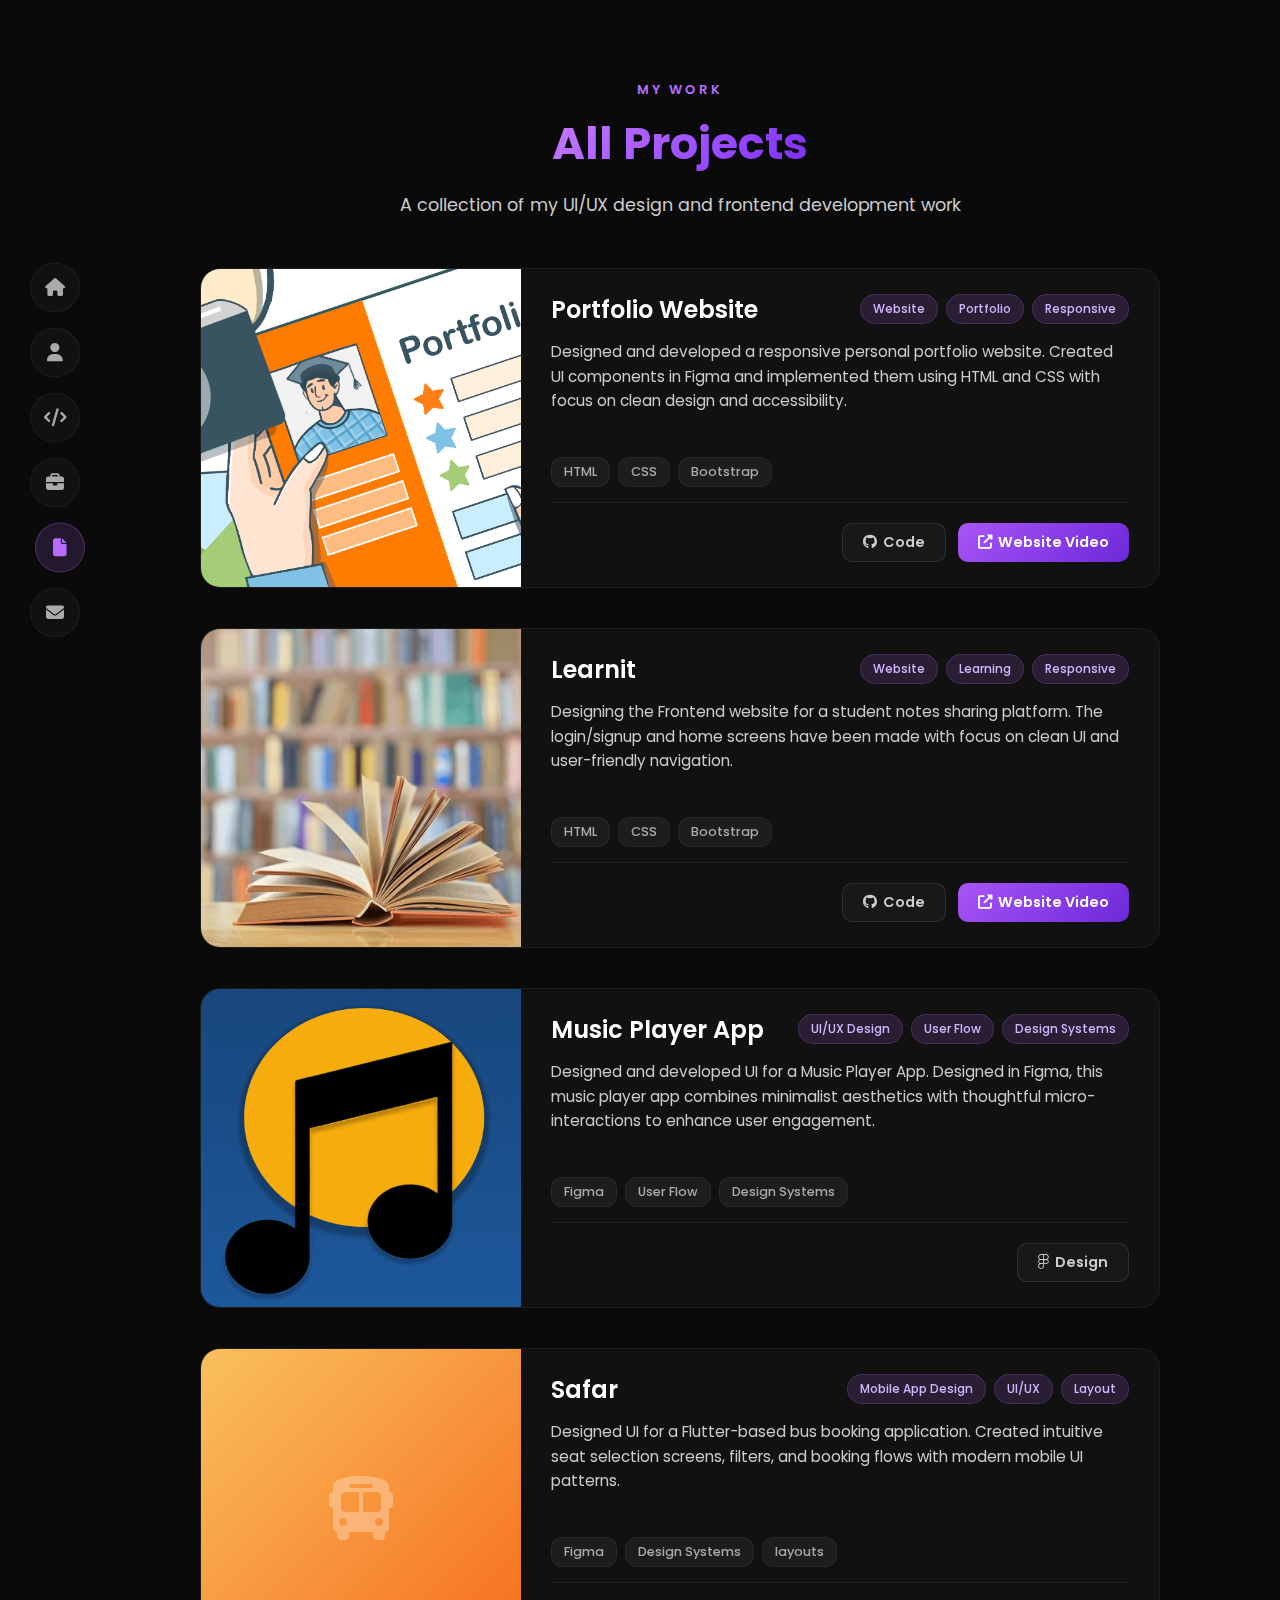
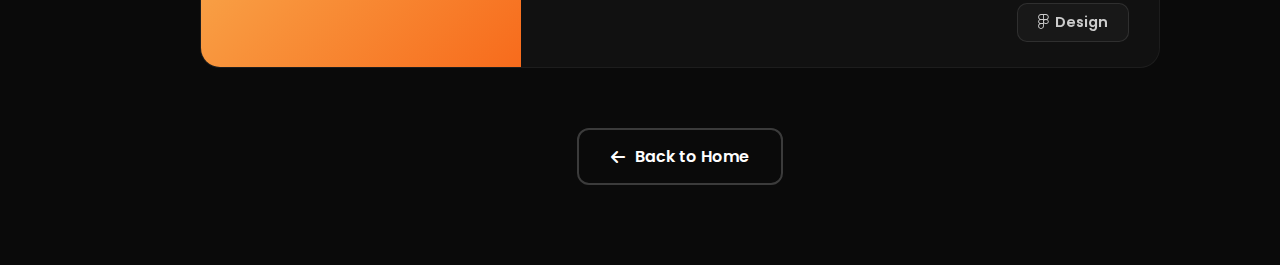
<file: projects.html>
<!DOCTYPE html>
<html lang="en">
<head>
  <meta charset="UTF-8" />
  <meta name="viewport" content="width=device-width, initial-scale=1.0" />
  <title>All Projects | Fatima Naseer</title>

  <!-- Fonts & Icons -->
  <link rel="stylesheet" href="https://cdnjs.cloudflare.com/ajax/libs/font-awesome/6.5.0/css/all.min.css" />
  <link href="https://fonts.googleapis.com/css2?family=Poppins:wght@300;400;500;600;700&display=swap" rel="stylesheet">
  
  <!-- Link to your projects CSS file -->
  <link rel="stylesheet" href="assets/project.css" />
</head>
<body>

<!-- SIDE NAVBAR -->
<nav class="side-nav">
  <a href="index.html#home" class="nav-item"><i class="fa-solid fa-house"></i></a>
  <a href="index.html#about" class="nav-item"><i class="fa-solid fa-user"></i></a>
  <a href="index.html#skills" class="nav-item"><i class="fa-solid fa-code"></i></a>
  <a href="index.html#work" class="nav-item"><i class="fa-solid fa-briefcase"></i></a>
  <a href="projects.html" class="nav-item active"><i class="fa-solid fa-file"></i></a>
  <a href="index.html#contact" class="nav-item"><i class="fa-solid fa-envelope"></i></a>
</nav>

<!-- PROJECTS PAGE -->
<section class="projects-page">
  <div class="page-header">
    <small>MY WORK</small>
    <h1>All Projects</h1>
    <p>A collection of my UI/UX design and frontend development work</p>
  </div>

  <div class="projects-container">
    <!-- Project 1: Portfolio Website -->
    <div class="project-card">
      <div class="project-image">
        <img src="assets/images/portfolio.png" alt="Portfolio Website" class="project-img">
      </div>
      <div class="project-content">
        <div class="project-header">
          <h3>Portfolio Website</h3>
          <div class="project-tags">
            <span>Website</span>
            <span>Portfolio</span>
            <span>Responsive</span>
          </div>
        </div>
        <p class="project-description">
          Designed and developed a responsive personal portfolio website. Created UI components in Figma and implemented them using HTML and CSS with focus on clean design and accessibility.
        </p>
        <div class="project-tech">
          <span>HTML</span>
          <span>CSS</span>
          <span>Bootstrap</span>
        </div>
        <div class="project-links">
          <a href="https://github.com/F9timA/Portfoliowebsite.git" class="project-link">
            <i class="fab fa-github"></i> Code
          </a>
          <a href="https://www.linkedin.com/posts/fatima-naseer-908b2222a_webdevelopment-frontenddevlopment-learnit-activity-7395498541168652288-gBwm?utm_source=social_share_send&utm_medium=member_desktop_web&rcm=ACoAADl5mJgBDUxabm-3zRunYB3HiQegzF6ktJQ" class="project-link primary">
            <i class="fas fa-external-link-alt"></i> Website Video
          </a>
        </div>
      </div>
    </div>

    <!-- Project 2: Student Notes Platform -->
    <div class="project-card">
      <div class="project-image">
        <img src="assets/images/book.webp" alt="Student Notes Platform" class="project-img">
      </div>
      <div class="project-content">
        <div class="project-header">
          <h3>Learnit</h3>
          <div class="project-tags">
            <span>Website</span>
            <span>Learning</span>
            <span>Responsive</span>
          </div>
        </div>
        <p class="project-description">
          Designing the Frontend website for a student notes sharing platform. The login/signup and home screens have been made with focus on clean UI and user-friendly navigation.
        </p>
        <div class="project-tech">
          <span>HTML</span>
          <span>CSS</span>
          <span>Bootstrap</span>
        </div>
        <div class="project-links">
          <a href="https://github.com/F9timA/learnit.git" class="project-link">
            <i class="fab fa-github"></i> Code
          </a>
          <a href="https://www.linkedin.com/posts/fatima-naseer-908b2222a_learningbybuilding-webdevelopment-html-activity-7394421149260218368-aF8u?utm_source=social_share_send&utm_medium=member_desktop_web&rcm=ACoAADl5mJgBDUxabm-3zRunYB3HiQegzF6ktJQ" class="project-link primary">
            <i class="fas fa-external-link-alt"></i> Website Video
          </a>
        </div>
      </div>
    </div>

    <!-- Project 3: Music Player App -->
    <div class="project-card">
      <div class="project-image">
        <img src="assets/images/musicplayer.png" alt="Music Player App" class="project-img">
      </div>
      <div class="project-content">
        <div class="project-header">
          <h3>Music Player App</h3>
          <div class="project-tags">
            <span>UI/UX Design</span>
            <span>User Flow</span>
            <span>Design Systems</span>
          </div>
        </div>
        <p class="project-description">
          Designed and developed UI for a Music Player App. Designed in Figma, this music player app combines minimalist aesthetics with thoughtful micro-interactions to enhance user engagement.
        </p>
        <div class="project-tech">
          <span>Figma</span>
          <span>User Flow</span>
          <span>Design Systems</span>
        </div>
        <div class="project-links">
          <a href="https://www.figma.com/design/98jv80Q9g1u1JtUyyoSLQZ/Untitled?node-id=0-1&t=BTeB7P5migchTbAI-1" class="project-link">
            <i class="fab fa-figma"></i> Design
          </a>
        </div>
      </div>
    </div>

    <!-- Project 4: Safar – Bus Ticket Booking App -->
    <div class="project-card">
      <div class="project-image">
        <div class="image-placeholder bus-app">
          <i class="fa-solid fa-bus" style="font-size: 4rem; color: rgba(255,255,255,0.3);"></i>
        </div>
      </div>
      <div class="project-content">
        <div class="project-header">
          <h3>Safar</h3>
          <div class="project-tags">
            <span>Mobile App Design</span>
            <span>UI/UX</span>
            <span>Layout</span>
          </div>
        </div>
        <p class="project-description">
          Designed UI for a Flutter-based bus booking application. Created intuitive seat selection screens, filters, and booking flows with modern mobile UI patterns.
        </p>
        <div class="project-tech">
          <span>Figma</span>
          <span>Design Systems</span>
          <span>layouts</span>
        </div>
        <div class="project-links">
          <a href="https://www.figma.com/design/T8jXP1ngK4ar0iG70l1UZZ/Safar?node-id=0-1&t=63rs3zJw5PiYzGuj-1" class="project-link">
            <i class="fab fa-figma"></i> Design
          </a>
        </div>
      </div>
    </div>
  </div>

  <!-- Footer / Back to Home -->
  <div class="projects-footer">
    <a href="index.html" class="back-home">
      <i class="fas fa-arrow-left"></i> Back to Home
    </a>
  </div>
</section>

<!-- Simple script to handle "View Project" clicks -->
<script>
  document.addEventListener('DOMContentLoaded', function() {
    // Add click handlers for view project buttons
    const viewButtons = document.querySelectorAll('.view-project');
    viewButtons.forEach(button => {
      button.addEventListener('click', function(e) {
        e.preventDefault();
        // You can replace this with actual links to individual project pages
        alert('Project details page coming soon!');
      });
    });

    // Active nav item (highlight projects)
    const navItems = document.querySelectorAll('.nav-item');
    navItems.forEach(item => {
      if (item.getAttribute('href') === 'projects.html') {
        item.classList.add('active');
      } else {
        item.classList.remove('active');
      }
    });
  });
</script>

</body>

</html>
</file>
<file: assets/style.css>
* {
  margin: 0;
  padding: 0;
  box-sizing: border-box;
  font-family: 'Poppins', sans-serif;
}

body {
  background: #0a0a0a;
  color: #fff;
  scroll-behavior: smooth;
  position: relative;
  overflow-x: hidden;
}

/* SIDE NAV */
.side-nav {
  position: fixed;
  left: 30px;
  top: 50%;
  transform: translateY(-50%);
  display: flex;
  flex-direction: column;
  gap: 15px;
  z-index: 1000;
}

.nav-item {
  width: 50px;
  height: 50px;
  border-radius: 50%;
  display: flex;
  align-items: center;
  justify-content: center;
  color: #aaa;
  background: rgba(255,255,255,0.03);
  border: 1px solid rgba(255,255,255,0.05);
  transition: all 0.3s ease;
  text-decoration: none;
  font-size: 18px;
}

.nav-item.active,
.nav-item:hover {
  color: #b76cff;
  background: rgba(183,108,255,0.15);
  border-color: rgba(183,108,255,0.3);
  transform: translateX(5px);
}

/* HERO SECTION */
* {
  margin: 0;
  padding: 0;
  box-sizing: border-box;
  font-family: 'Poppins', sans-serif;
}

body {
  background: #0a0a0a;
  color: #fff;
  scroll-behavior: smooth;
  position: relative;
  overflow-x: hidden;
}

/* SIDE NAV */
.side-nav {
  position: fixed;
  left: 30px;
  top: 50%;
  transform: translateY(-50%);
  display: flex;
  flex-direction: column;
  gap: 15px;
  z-index: 1000;
}

.nav-item {
  width: 50px;
  height: 50px;
  border-radius: 50%;
  display: flex;
  align-items: center;
  justify-content: center;
  color: #aaa;
  background: rgba(255,255,255,0.03);
  border: 1px solid rgba(255,255,255,0.05);
  transition: all 0.3s ease;
  text-decoration: none;
  font-size: 18px;
}


.nav-item.active,
.nav-item:hover {
  color: #b76cff;
  background: rgba(183,108,255,0.15);
  border-color: rgba(183,108,255,0.3);
  transform: translateX(5px);
}

/* HERO SECTION */
.hero {
  position: relative;
  min-height: 100vh;
  display: flex;
  align-items: center;
  justify-content: center;
  padding: 45px 20px; 
  overflow: hidden;
  text-align: center; 
  /* margin-top: 5px; */
}

.hero-content {
  max-width: 650px;
  z-index: 2;
  display: flex;
  flex-direction: column;
  align-items: center; 
  margin-top: 10px;
}

.hero-bg {
  position: absolute;
  top: 50%;
  left: 50%; 
  transform: translate(-50%, -50%); 
  width: 600px;
  height: 600px;
  background: radial-gradient(
    circle,
    rgba(183,108,255,0.2) 0%,
    rgba(123,44,255,0.1) 30%,
    rgba(123,44,255,0.05) 50%,
    transparent 70%
  );
  filter: blur(40px);
  z-index: 1;
  border-radius: 50%;
}

.status {
  display: inline-block;
  border: 1px solid rgba(183,108,255,0.3);
  padding: 8px 20px;
  border-radius: 30px;
  margin-bottom: 30px;
  font-size: 14px;
  color: #b76cff;
  background: rgba(183,108,255,0.1);
  backdrop-filter: blur(10px);
}

.hero h1 {
  font-size: 3rem;
  line-height: 1.1;
  margin-bottom: 10px;
  background: linear-gradient(135deg, #c77dff 0%, #7b2cff 100%);
  -webkit-background-clip: text;
  -webkit-text-fill-color: transparent;
  background-clip: text;
  text-align: center; /* Add this */
}
.hero h2 {
  font-size: 2.2rem;
  line-height: 1.1;
  margin-bottom: 10px;
  background: linear-gradient(135deg, #c77dff 0%, #7b2cff 100%);
  -webkit-background-clip: text;
  -webkit-text-fill-color: transparent;
  background-clip: text;
  text-align: center; /* Add this */
}

.hero h1 .smaller-title {
  font-size: 0.92em; 
}

.hero p {
  max-width: 520px;
  margin: 20px 0 30px;
  color: #ccc;
  font-size: 1rem;
  line-height: 1.6;
  text-align: center; 
}

/* BUTTONS */
.buttons {
  display: flex;
  gap: 20px;
  justify-content: center; 
  margin-top: 3px;
}

.btn {
  padding: 14px 32px;
  border-radius: 12px;
  text-decoration: none;
  font-weight: 600;
  transition: all 0.3s ease;
  display: inline-flex;
  align-items: center;
  gap: 8px;
  font-size: 16px;
}

.primary {
  background: linear-gradient(135deg, #a855f7, #6d28d9);
  color: white;
  border: none;
}

.primary:hover {
  transform: translateY(-3px);
  box-shadow: 0 10px 25px rgba(168,85,247,0.4);
}

.outline {
  border: 2px solid rgba(255,255,255,0.2);
  color: white;
  background: transparent;
}

.outline:hover {
  border-color: #b76cff;
  background: rgba(183,108,255,0.1);
}

/* SOCIAL MEDIA ICONS - BELOW BUTTONS */
.socials {
  display: flex;
  gap: 20px;
  margin-top: 40px;
  margin-bottom: 47px;
  z-index: 2;
  justify-content: center; /* Add this */
}

.socials i {
  font-size: 22px;
  color: #ccc;
  cursor: pointer;
  transition: all 0.3s;
  background: rgba(255,255,255,0.05);
  width: 50px;
  height: 50px;
  border-radius: 50%;
  display: flex;
  align-items: center;
  justify-content: center;
  border: 1px solid rgba(255,255,255,0.1);
  text-decoration: none;
}

.socials i:hover {
  color: #b76cff;
  background: rgba(183,108,255,0.1);
  transform: translateY(-5px);
  text-decoration: none;
}

.social-icons a {
  text-decoration: none;
  display: inline-block;
  color: inherit;
}

/* SCROLL DOWN ARROW */
.scroll-down {
  position: absolute;
  bottom: 40px;
  left: 50%;
  transform: translateX(-50%);
  font-size: 32px;
  color: #b76cff;
  animation: bounce 2s infinite;
  z-index: 3;
  cursor: pointer;
}

@keyframes bounce {
  0%, 20%, 50%, 80%, 100% {
    transform: translateY(0) translateX(-50%);
  }
  40% {
    transform: translateY(-15px) translateX(-50%);
  }
  60% {
    transform: translateY(-7px) translateX(-50%);
  }
}

/* ABOUT SECTION */
.about {
  min-height: 100vh;
  padding: 120px 150px;
  margin-left: 100px;
  display: flex;
  align-items: center;
}

.about-content {
  max-width: 800px;
}

.about small {
  color: #b76cff;
  letter-spacing: 3px;
  font-size: 13px;
  text-transform: uppercase;
  font-weight: 600;
  margin-bottom: 2px;
}

.about h2 {
  font-size: 2rem;
  margin: 10px 0 25px;
  background: linear-gradient(135deg, #c77dff, #7b2cff);
  -webkit-background-clip: text;
  -webkit-text-fill-color: transparent;
  background-clip: text;
}

.about p {
  color: #ccc;
  margin-bottom: 20px;
  margin-top: 10px;
  line-height: 1.2;
  font-size: 1.05rem;
}

.skill-bars {
  margin: 40px 0;
}

.skill {
  margin-bottom: 25px;
}

/* Updated Skill Bars - Text Inside */
.skill-bar {
  height: 35px;
  background: rgba(255,255,255,0.1);
  border-radius: 10px;
  overflow: hidden;
  position: relative;
  margin-top: 10px;
}

.skill-progress {
  height: 100%;
  border-radius: 10px;
  display: flex;
  align-items: center;
  padding-left: 20px;
  position: relative;
  transition: width 1s ease-in-out;
  background: linear-gradient(90deg, #a855f7, #7c3aed);
}

.skill-label {
  color: white;
  font-weight: 600;
  font-size: 1rem;
  text-shadow: 1px 1px 2px rgba(0, 0, 0, 0.3);
  z-index: 2;
  position: relative;
}

/* Add subtle animation to progress bars */
@keyframes fillProgress {
  from {
    width: 0%;
  }
  to {
    width: var(--target-width);
  }
}

.about-buttons {
  display: flex;
  gap: 20px;
  margin-top: 40px;
}

/* SKILLS SECTION */
.skills-section {
  padding: 120px 150px 120px 200px;
  min-height: 100vh;
}

.skills-heading small {
  color: #b76cff;
  letter-spacing: 3px;
  text-transform: uppercase;
  font-size: 13px;
  font-weight: 600;
}

.skills-heading h2 {
  font-size: 2.5rem;
  margin: 15px 0 50px;
  background: linear-gradient(135deg, #c77dff, #7b2cff);
  -webkit-background-clip: text;
  -webkit-text-fill-color: transparent;
  background-clip: text;
}

/* FIXED: CARDS IN ONE LINE */
.skills-container {
  display: flex;
  gap: 30px;
  justify-content: space-between;
  flex-wrap: nowrap;
}

.skill-card {
  flex: 1;
  min-width: 300px;
  padding: 30px;
  border-radius: 20px;
  background: rgba(255,255,255,0.06);
  backdrop-filter: blur(10px);
  border: 1px solid rgba(255,255,255,0.1);
  transition: all 0.4s cubic-bezier(0.175, 0.885, 0.32, 1.275);
  position: relative;
  overflow: hidden;
  z-index: 1;
}

/* Glow effect base */
.skill-card::before {
  content: '';
  position: absolute;
  top: 0;
  left: 0;
  right: 0;
  bottom: 0;
  border-radius: 20px;
  padding: 2px;
  background: transparent;
  -webkit-mask: 
    linear-gradient(#fff 0 0) content-box, 
    linear-gradient(#fff 0 0);
  -webkit-mask-composite: xor;
  mask-composite: exclude;
  transition: all 0.4s ease;
  z-index: -1;
}

/* Cyan card specific glow */
.skill-card.cyan:hover::before {
  background: linear-gradient(135deg, 
    rgba(0, 242, 255, 0.8) 0%, 
    rgba(0, 198, 255, 0.6) 50%,
    transparent 100%);
  box-shadow: 
    0 0 20px rgba(0, 242, 255, 0.4),
    0 0 40px rgba(0, 198, 255, 0.2),
    inset 0 0 20px rgba(0, 242, 255, 0.1);
}

/* Purple card specific glow */
.skill-card.purple:hover::before {
  background: linear-gradient(135deg, 
    rgba(168, 85, 247, 0.8) 0%, 
    rgba(124, 58, 237, 0.6) 50%,
    transparent 100%);
  box-shadow: 
    0 0 20px rgba(168, 85, 247, 0.4),
    0 0 40px rgba(124, 58, 237, 0.2),
    inset 0 0 20px rgba(168, 85, 247, 0.1);
}

/* Yellow card specific glow */
.skill-card.yellow:hover::before {
  background: linear-gradient(135deg, 
    rgba(250, 204, 21, 0.8) 0%, 
    rgba(245, 158, 11, 0.6) 50%,
    transparent 100%);
  box-shadow: 
    0 0 20px rgba(250, 204, 21, 0.4),
    0 0 40px rgba(245, 158, 11, 0.2),
    inset 0 0 20px rgba(250, 204, 21, 0.1);
}

/* Hover effects */
.skill-card:hover {
  transform: translateY(-10px) scale(1.02);
  background: rgba(255,255,255,0.08);
}

/* Inner glow effect for text and elements */
.skill-card:hover h3 {
  text-shadow: 0 0 10px rgba(255, 255, 255, 0.3);
}

.skill-card.cyan:hover h3 {
  color: #00f2ff;
  text-shadow: 0 0 15px rgba(0, 242, 255, 0.5);
}

.skill-card.purple:hover h3 {
  color: #c77dff;
  text-shadow: 0 0 15px rgba(199, 125, 255, 0.5);
}

.skill-card.yellow:hover h3 {
  color: #facc15;
  text-shadow: 0 0 15px rgba(250, 204, 21, 0.5);
}

/* Enhanced progress bars on hover */
.skill-card:hover .progress span {
  transition: width 0.8s cubic-bezier(0.175, 0.885, 0.32, 1.275);
}

.skill-card.cyan:hover .progress span {
  background: linear-gradient(90deg, #00f2ff, #00c6ff, #00a8ff);
  box-shadow: 0 0 10px rgba(0, 242, 255, 0.5);
}

.skill-card.purple:hover .progress span {
  background: linear-gradient(90deg, #a855f7, #7c3aed, #6d28d9);
  box-shadow: 0 0 10px rgba(168, 85, 247, 0.5);
}

.skill-card.yellow:hover .progress span {
  background: linear-gradient(90deg, #facc15, #f59e0b, #ea580c);
  box-shadow: 0 0 10px rgba(250, 204, 21, 0.5);
}

.skill-card h3 {
  margin-bottom: 25px;
  font-size: 1.5rem;
  color: white;
  transition: all 0.3s ease;
}

.skill-row {
  display: flex;
  justify-content: space-between;
  margin: 18px 0 8px;
  font-size: 15px;
}

.skill-card:hover .skill-row span:first-child {
  color: white;
  font-weight: 600;
}

.progress {
  height: 10px;
  background: rgba(255,255,255,0.1);
  border-radius: 10px;
  overflow: hidden;
  margin-bottom: 5px;
  position: relative;
}

.progress::after {
  content: '';
  position: absolute;
  top: 0;
  left: 0;
  right: 0;
  bottom: 0;
  border-radius: 10px;
  box-shadow: inset 0 0 5px rgba(0, 0, 0, 0.2);
  pointer-events: none;
}

.progress span {
  display: block;
  height: 100%;
  border-radius: 10px;
  transition: width 1s ease-in-out;
  position: relative;
  z-index: 1;
}

.cyan .progress span {
  background: linear-gradient(90deg, #00f2ff, #00c6ff);
}

.purple .progress span {
  background: linear-gradient(90deg, #a855f7, #7c3aed);
}

.yellow .progress span {
  background: linear-gradient(90deg, #facc15, #f59e0b);
}

/* RESPONSIVE */
@media (max-width: 1200px) {
  .hero {
    padding: 100px 100px 100px 150px;
  }
  
  .hero-bg {
    width: 500px;
    height: 500px;
    right: 5%;
  }
  
  .skills-container {
    gap: 20px;
  }
  
  .skill-card {
    min-width: 280px;
  }
}

@media (max-width: 1024px) {
  .hero {
    padding: 80px 80px 80px 120px;
  }
  
  .hero h1 {
    font-size: 2.8rem;
  }
  
  .skills-container {
    flex-wrap: wrap;
    justify-content: center;
  }
  
  .skill-card {
    min-width: 300px;
    max-width: 350px;
  }
}

@media (max-width: 768px) {
  .hero {
    padding: 60px 40px 60px 100px;
    text-align: center;
  }
  
  .hero-content {
    text-align: center;
  }
  
  .hero h1,
  .hero p {
    text-align: center;
  }
  
  .buttons {
    flex-direction: column;
    align-items: center;
  }
  
  .hero-bg {
    display: none;
  }
  
  .socials {
    justify-content: center;
  }
  
  .skills-container {
    flex-direction: column;
    align-items: center;
  }
}

/* WORK EXPERIENCE */

.career-section {
  padding: 120px 150px 120px 200px;
  min-height: 100vh;
  background: rgba(0, 0, 0, 0.2);
}

.career-section .section-header {
  text-align: center;
  margin-bottom: 70px;
}

.career-section .section-header small {
  color: #b76cff;
  letter-spacing: 3px;
  text-transform: uppercase;
  font-size: 13px;
  font-weight: 600;
  display: block;
  margin-bottom: 10px;
}

.career-section .section-header h2 {
  font-size: 2.5rem;
  /* margin: 15px 0 50px; */
  background: linear-gradient(135deg, #c77dff, #7b2cff);
  -webkit-background-clip: text;
  -webkit-text-fill-color: transparent;
  background-clip: text;
  display: inline-block;
  margin-bottom: 5px;
}

/* Timeline Container */
.timeline-container {
  max-width: 900px;
  /* margin: 0 auto; */
  position: relative;
}

/* Timeline Cards with Purple Glow Border */
.timeline-card {
  background: rgba(255, 255, 255, 0.06);
  backdrop-filter: blur(10px);
  border: 1px solid rgba(255, 255, 255, 0.1);
  border-radius: 20px;
  padding: 35px;
  margin-top: 5px;
  margin-bottom: 10px;
  transition: all 0.4s cubic-bezier(0.175, 0.885, 0.32, 1.275);
  position: relative;
  overflow: hidden;
  z-index: 1;
}

/* PURPLE GLOW effect base - EXACTLY LIKE SKILLS CARDS */
.timeline-card::before {
  content: '';
  position: absolute;
  top: 0;
  left: 0;
  right: 0;
  bottom: 0;
  border-radius: 20px;
  padding: 2px;
  background: transparent;
  -webkit-mask: 
    linear-gradient(#fff 0 0) content-box, 
    linear-gradient(#fff 0 0);
  -webkit-mask-composite: xor;
  mask-composite: exclude;
  transition: all 0.4s ease;
  z-index: -1;
}

/* PURPLE GLOW on hover - EXACTLY LIKE SKILLS CARDS */
.timeline-card:hover::before {
  background: linear-gradient(135deg, 
    rgba(183, 108, 255, 0.8) 0%, 
    rgba(123, 44, 255, 0.6) 50%,
    transparent 100%);
  box-shadow: 
    0 0 20px rgba(183, 108, 255, 0.4),
    0 0 40px rgba(123, 44, 255, 0.2),
    inset 0 0 20px rgba(183, 108, 255, 0.1);
}

/* Hover effects */
.timeline-card:hover {
  transform: translateY(-10px) scale(1.02);
  background: rgba(255, 255, 255, 0.08);
}

/* Current Experience Card */
.timeline-card.current {
  border-left: 4px solid #b76cff;
}

.timeline-card.current::after {
  content: '';
  position: absolute;
  left: -8px;
  top: 50%;
  transform: translateY(-50%);
  width: 16px;
  height: 16px;
  background: #b76cff;
  border-radius: 50%;
  box-shadow: 0 0 20px rgba(183, 108, 255, 0.5);
}

/* Past Experience Cards */
.timeline-card.past {
  border-left: 4px solid rgba(255, 255, 255, 0.2);
}

.timeline-card.past::after {
  content: '';
  position: absolute;
  left: -8px;
  top: 50%;
  transform: translateY(-50%);
  width: 12px;
  height: 12px;
  background: rgba(255, 255, 255, 0.3);
  border-radius: 50%;
}

/* Timeline Header */
.timeline-header {
  display: flex;
  justify-content: space-between;
  align-items: flex-start;
  margin-bottom: 20px;
}

.timeline-left {
  flex: 1;
}

.role-badge {
  display: inline-block;
  background: linear-gradient(135deg, #b76cff, #7b2cff);
  color: white;
  padding: 6px 15px;
  border-radius: 20px;
  font-size: 12px;
  font-weight: 600;
  letter-spacing: 1px;
  margin-bottom: 15px;
  box-shadow: 0 4px 15px rgba(183, 108, 255, 0.3);
}

.timeline-left h3 {
  font-size: 1.6rem;
  color: white;
  margin-bottom: 8px;
  font-weight: 600;
}

.company {
  color: #b76cff;
  font-size: 1.1rem;
  font-weight: 500;
  display: flex;
  align-items: center;
  gap: 10px;
}

.company::before {
  content: '';
  display: inline-block;
  width: 8px;
  height: 8px;
  background: #b76cff;
  border-radius: 50%;
}

.timeline-right {
  text-align: right;
}

.timeline-year {
  background: rgba(183, 108, 255, 0.15);
  color: #b76cff;
  padding: 8px 20px;
  border-radius: 20px;
  font-size: 0.95rem;
  font-weight: 600;
  border: 1px solid rgba(183, 108, 255, 0.3);
  white-space: nowrap;
}

/* Timeline Content */
.timeline-content {
  margin-top: 20px;
}

.timeline-content p {
  color: #ccc;
  line-height: 1.7;
  font-size: 1.05rem;
  margin-bottom: 25px;
}

/* Tech Tags */
.tech-tags {
  display: flex;
  flex-wrap: wrap;
  gap: 12px;
  margin-top: 20px;
}

.tech-tags span {
  background: rgba(183, 108, 255, 0.1);
  color: #d4b5ff;
  padding: 8px 18px;
  border-radius: 20px;
  font-size: 0.9rem;
  font-weight: 500;
  border: 1px solid rgba(183, 108, 255, 0.2);
  transition: all 0.3s ease;
}

.timeline-card:hover .tech-tags span {
  background: rgba(183, 108, 255, 0.2);
  border-color: rgba(183, 108, 255, 0.4);
  transform: translateY(-2px);
}

/* Timeline Separator */
.timeline-separator {
  display: flex;
  align-items: center;
  margin: 20px 0;
  position: relative;
  left: -35px;
}

.timeline-dot {
  width: 12px;
  height: 12px;
  background: rgba(255, 255, 255, 0.3);
  border-radius: 50%;
  position: relative;
  z-index: 2;
}

.timeline-line {
  flex: 1;
  height: 1px;
  background: rgba(255, 255, 255, 0.1);
  margin-left: 15px;
}

/* Responsive Design for Career Section */
@media (max-width: 1200px) {
  .career-section {
    padding: 100px 100px 100px 150px;
  }
}

@media (max-width: 1024px) {
  .career-section {
    padding: 80px 80px 80px 120px;
  }
  
  .timeline-header {
    flex-direction: column;
    gap: 15px;
  }
  
  .timeline-right {
    text-align: left;
    align-self: flex-start;
  }
  
  .timeline-separator {
    left: 0;
    justify-content: center;
  }
  
  .timeline-line {
    flex: none;
    width: 60%;
    margin-left: 0;
    margin-top: 10px;
  }
}

@media (max-width: 768px) {
  .career-section {
    padding: 60px 40px 60px 100px;
  }
  
  .career-section .section-header h2 {
    font-size: 2rem;
  }
  
  .timeline-card {
    padding: 25px;
  }
  
  .timeline-left h3 {
    font-size: 1.4rem;
  }
  
  .tech-tags {
    gap: 8px;
  }
  
  .tech-tags span {
    padding: 6px 14px;
    font-size: 0.85rem;
  }
}

@media (max-width: 480px) {
  .career-section {
    padding: 50px 20px 50px 80px;
  }
  
  .timeline-card.current::after,
  .timeline-card.past::after {
    display: none;
  }
  
  .timeline-card {
    border-left: none;
    border-top: 4px solid rgba(183, 108, 255, 0.3);
  }
  
  .timeline-card.current {
    border-top-color: #b76cff;
  }
}

/* PROJECTS SECTION - FIXED IMAGE SIZING */
.projects-section {
  padding: 120px 150px 120px 200px;
  min-height: 100vh;
  position: relative;
}

/* Header Styling */
.projects-section .section-header {
  margin-bottom: 50px;
}

.projects-section .section-header small {
  color: #b76cff;
  letter-spacing: 3px;
  text-transform: uppercase;
  font-size: 13px;
  font-weight: 600;
  display: block;
  margin-bottom: 10px;
}

.projects-section .section-header h2 {
  font-size: 2.5rem;
  background: linear-gradient(135deg, #c77dff, #7b2cff);
  -webkit-background-clip: text;
  -webkit-text-fill-color: transparent;
  background-clip: text;
  display: inline-block;
  margin-bottom: 5px;
}

/* Projects Container */
.projects-container {
  display: flex;
  flex-direction: column;
  gap: 40px;
  max-width: 1000px;
  margin: 0 auto;
}

/* Project Card - FIXED IMAGE HANDLING */
.project-card {
  background: rgba(255, 255, 255, 0.03);
  backdrop-filter: blur(10px);
  border: 1px solid rgba(255, 255, 255, 0.05);
  border-radius: 20px;
  overflow: hidden;
  transition: all 0.3s ease;
  display: flex;
  height: 300px; /* Fixed height instead of min/max-height */
  position: relative;
  z-index: 1;
}

.project-card:hover {
  transform: translateY(-5px);
  background: rgba(255, 255, 255, 0.05);
  border-color: rgba(183, 108, 255, 0.2);
  box-shadow: 0 15px 30px rgba(0, 0, 0, 0.2), 0 0 40px rgba(183, 108, 255, 0.1);
}

/* Glow Border Effect */
.project-card::before {
  content: '';
  position: absolute;
  top: 0;
  left: 0;
  right: 0;
  bottom: 0;
  border-radius: 20px;
  padding: 1px;
  background: transparent;
  -webkit-mask: linear-gradient(#fff 0 0) content-box, linear-gradient(#fff 0 0);
  -webkit-mask-composite: xor;
  mask-composite: exclude;
  transition: all 0.3s ease;
  z-index: -1;
}

.project-card:hover::before {
  background: linear-gradient(135deg, 
    rgba(183, 108, 255, 0.4) 0%, 
    rgba(123, 44, 255, 0.2) 50%,
    transparent 100%);
  box-shadow: 0 0 30px rgba(183, 108, 255, 0.3), inset 0 0 15px rgba(183, 108, 255, 0.1);
}

/* Project Image - CRITICAL FIXES */
.project-image {
  width: 320px;
  min-width: 320px;
  height: 100%; /* Take full height of parent */
  position: relative;
  overflow: hidden;
  background: #1a1a1a;
}

/* Image styling - FIXED */
.project-img {
  width: 100%;
  height: 100%;
  object-fit: cover; /* Cover the entire area without distortion */
  object-position: center;
  display: block;
  transition: transform 0.5s ease;
}

/* Image placeholder (fallback) */
.image-placeholder {
  width: 100%;
  height: 100%;
  background-size: cover;
  background-position: center;
  transition: transform 0.5s ease;
}

/* Project-specific gradient backgrounds */
.ecommerce {
  background: linear-gradient(135deg, #667eea 0%, #764ba2 100%);
}

.portfolio-ui {
  background: linear-gradient(135deg, #f093fb 0%, #f5576c 100%);
}

.mobile-app {
  background: linear-gradient(135deg, #4facfe 0%, #00f2fe 100%);
}

/* Image Overlay */
.image-overlay {
  position: absolute;
  top: 0;
  left: 0;
  right: 0;
  bottom: 0;
  background: rgba(0, 0, 0, 0.7);
  display: flex;
  align-items: center;
  justify-content: center;
  opacity: 0;
  transition: all 0.3s ease;
  z-index: 2;
}

.project-card:hover .image-overlay {
  opacity: 1;
}

.project-card:hover .project-img,
.project-card:hover .image-placeholder {
  transform: scale(1.05);
}

.view-project {
  color: white;
  font-size: 1rem;
  font-weight: 600;
  padding: 10px 20px;
  border: 2px solid rgba(255, 255, 255, 0.3);
  border-radius: 25px;
  background: rgba(255, 255, 255, 0.1);
  backdrop-filter: blur(5px);
  transition: all 0.3s ease;
  cursor: pointer;
}

.view-project:hover {
  background: rgba(255, 255, 255, 0.2);
  border-color: rgba(255, 255, 255, 0.5);
}

/* Project Content */
.project-content {
  padding: 25px 30px;
  flex: 1;
  display: flex;
  flex-direction: column;
  height: 100%;
  overflow-y: auto; /* Allow scrolling if content is too long */
}

.project-header {
  display: flex;
  justify-content: space-between;
  align-items: flex-start;
  margin-bottom: 15px;
}

.project-header h3 {
  font-size: 1.4rem;
  color: white;
  font-weight: 600;
  flex: 1;
  line-height: 1.3;
}

.project-tags {
  display: flex;
  gap: 8px;
  margin-left: 15px;
  flex-wrap: wrap;
  justify-content: flex-end;
}

.project-tags span {
  background: rgba(183, 108, 255, 0.15);
  color: #d4b5ff;
  padding: 5px 12px;
  border-radius: 15px;
  font-size: 0.75rem;
  font-weight: 500;
  border: 1px solid rgba(183, 108, 255, 0.2);
  white-space: nowrap;
}

.project-description {
  color: #ccc;
  line-height: 1.6;
  font-size: 0.95rem;
  margin-bottom: 20px;
  flex: 1;
}

/* Project Tech Stack */
.project-tech {
  display: flex;
  flex-wrap: wrap;
  gap: 8px;
  margin-bottom: 20px;
  padding-bottom: 15px;
  border-bottom: 1px solid rgba(255, 255, 255, 0.05);
}

.project-tech span {
  background: rgba(255, 255, 255, 0.05);
  color: #aaa;
  padding: 5px 12px;
  border-radius: 12px;
  font-size: 0.8rem;
  font-weight: 500;
  border: 1px solid rgba(255, 255, 255, 0.05);
  transition: all 0.3s ease;
}

.project-card:hover .project-tech span {
  background: rgba(183, 108, 255, 0.1);
  color: #d4b5ff;
  border-color: rgba(183, 108, 255, 0.2);
}

/* Project Links */
.project-links {
  display: flex;
  gap: 12px;
  justify-content: flex-end;
}

.project-link {
  padding: 8px 20px;
  border-radius: 10px;
  text-decoration: none;
  font-weight: 600;
  font-size: 0.9rem;
  display: flex;
  align-items: center;
  gap: 6px;
  transition: all 0.3s ease;
  border: 1px solid rgba(255, 255, 255, 0.1);
  background: rgba(255, 255, 255, 0.03);
  color: #ccc;
}

.project-link.primary {
  background: linear-gradient(135deg, #a855f7, #6d28d9);
  color: white;
  border: none;
}

.project-link:hover {
  transform: translateY(-2px);
  box-shadow: 0 8px 15px rgba(0, 0, 0, 0.2);
}

.project-link.primary:hover {
  box-shadow: 0 8px 20px rgba(168, 85, 247, 0.4);
}

.project-link:not(.primary):hover {
  background: rgba(255, 255, 255, 0.08);
  border-color: rgba(183, 108, 255, 0.3);
  color: white;
}

/* Projects Footer */
.projects-footer {
  text-align: center;
  margin-top: 50px;
}

.view-all {
  display: inline-flex;
  align-items: center;
  gap: 10px;
  padding: 14px 32px;
  font-size: 1rem;
  transition: all 0.3s ease;
  text-decoration: none;
  border: 2px solid rgba(255, 255, 255, 0.2);
  color: white;
  background: transparent;
  border-radius: 12px;
  font-weight: 600;
}

.view-all:hover {
  gap: 15px;
  background: rgba(183, 108, 255, 0.1);
  border-color: #b76cff;
  transform: translateY(-2px);
}

/* Responsive Design */
@media (max-width: 1200px) {
  .projects-section {
    padding: 100px 100px 100px 150px;
  }
  
  .project-card {
    height: 280px;
  }
  
  .project-image {
    width: 280px;
    min-width: 280px;
  }
}

@media (max-width: 1024px) {
  .projects-section {
    padding: 80px 80px 80px 120px;
  }
  
  .projects-container {
    max-width: 800px;
  }
  
  .project-card {
    height: auto;
    flex-direction: column;
  }
  
  .project-image {
    width: 100%;
    min-width: 100%;
    height: 220px;
  }
}

@media (max-width: 768px) {
  .projects-section {
    padding: 60px 40px 60px 100px;
  }
  
  .projects-section .section-header h2 {
    font-size: 2rem;
  }
  
  .project-content {
    padding: 20px;
  }
  
  .project-header {
    flex-direction: column;
    gap: 10px;
  }
  
  .project-tags {
    margin-left: 0;
    justify-content: flex-start;
  }
  
  .project-header h3 {
    font-size: 1.3rem;
  }
  
  .project-links {
    flex-direction: column;
    gap: 10px;
  }
  
  .project-link {
    justify-content: center;
  }
}

@media (max-width: 480px) {
  .projects-section {
    padding: 50px 20px 50px 80px;
  }
  
  .project-content {
    padding: 15px;
  }
  
  .project-header h3 {
    font-size: 1.2rem;
  }
  
  .project-tags span {
    font-size: 0.7rem;
    padding: 4px 10px;
  }
  
  .project-tech {
    gap: 6px;
  }
  
  .project-tech span {
    padding: 4px 10px;
    font-size: 0.75rem;
  }
  
  .project-link {
    padding: 8px 16px;
    font-size: 0.85rem;
  }
}

/* CONTACT */
.contact-section {
  padding: 100px 120px 60px 200px;
  min-height: 100vh;
  position: relative;
}

.contact-section .section-header {
  margin-bottom: 25px;
  text-align: center;
  width: 100%;
  display: flex;
  flex-direction: column;
  align-items: center;
}

.contact-section .section-header small {
  color: #b76cff;
  letter-spacing: 3px;
  text-transform: uppercase;
  font-size: 12px;
  font-weight: 600;
  display: block;
  margin-bottom: 8px;
  text-align: center;
}

.contact-section .section-header h2 {
  font-size: 2.2rem;
  background: linear-gradient(135deg, #c77dff, #7b2cff);
  -webkit-background-clip: text;
  -webkit-text-fill-color: transparent;
  background-clip: text;
  display: inline-block;
  margin-bottom: 5px;
  text-align: center;
}

.contact-intro {
  color: #ccc;
  font-size: 1rem;
  line-height: 1.6;
  margin-bottom: 40px;
  max-width: 650px;
  text-align: center;
  margin-left: auto;
  margin-right: auto;
}

/* Rest of your contact section CSS remains the same below... */
.contact-container {
  width: 100%;
  max-width: 800px;
  margin: 0 auto;
}

.contact-info-column {
  display: flex;
  flex-direction: column;
  gap: 18px;
}

/* Contact Info Boxes - Compact */
.info-box {
  background: rgba(255, 255, 255, 0.03);
  backdrop-filter: blur(10px);
  border: 1px solid rgba(255, 255, 255, 0.05);
  border-radius: 16px;
  padding: 20px 25px;
  display: flex;
  align-items: center;
  gap: 18px;
  transition: all 0.3s ease;
  position: relative;
  overflow: hidden;
  z-index: 1;
  height: 80px;
}

.info-box::before {
  content: '';
  position: absolute;
  top: 0;
  left: 0;
  right: 0;
  bottom: 0;
  border-radius: 16px;
  padding: 1px;
  background: transparent;
  -webkit-mask: 
    linear-gradient(#fff 0 0) content-box, 
    linear-gradient(#fff 0 0);
  -webkit-mask-composite: xor;
  mask-composite: exclude;
  transition: all 0.3s ease;
  z-index: -1;
}

.info-box:hover::before {
  background: linear-gradient(135deg, 
    rgba(183, 108, 255, 0.8) 0%, 
    rgba(123, 44, 255, 0.6) 50%,
    transparent 100%);
  box-shadow: 
    0 0 15px rgba(183, 108, 255, 0.3),
    0 0 30px rgba(123, 44, 255, 0.2),
    inset 0 0 15px rgba(183, 108, 255, 0.1);
}

.info-box:hover {
  transform: translateY(-3px);
  background: rgba(255, 255, 255, 0.05);
}

.info-icon {
  width: 48px;
  height: 48px;
  min-width: 48px;
  border-radius: 12px;
  background: rgba(183, 108, 255, 0.1);
  display: flex;
  align-items: center;
  justify-content: center;
  color: #b76cff;
  font-size: 1.2rem;
  border: 1px solid rgba(183, 108, 255, 0.2);
}

.info-content h4 {
  color: white;
  font-size: 0.95rem;
  font-weight: 600;
  margin-bottom: 6px;
  text-transform: uppercase;
  letter-spacing: 0.5px;
}

.info-content p {
  color: #ccc;
  font-size: 0.95rem;
  font-weight: 400;
}

/* LinkedIn Box - Compact */
.linkedin-box {
  background: rgba(255, 255, 255, 0.03);
  backdrop-filter: blur(10px);
  border: 1px solid rgba(255, 255, 255, 0.05);
  border-radius: 16px;
  padding: 25px;
  transition: all 0.3s ease;
  position: relative;
  overflow: hidden;
  z-index: 1;
  min-height: 120px;
  display: flex;
  flex-direction: column;
  justify-content: center;
}

.linkedin-box::before {
  content: '';
  position: absolute;
  top: 0;
  left: 0;
  right: 0;
  bottom: 0;
  border-radius: 16px;
  padding: 1px;
  background: transparent;
  -webkit-mask: 
    linear-gradient(#fff 0 0) content-box, 
    linear-gradient(#fff 0 0);
  -webkit-mask-composite: xor;
  mask-composite: exclude;
  transition: all 0.3s ease;
  z-index: -1;
}

.linkedin-box:hover::before {
  background: linear-gradient(135deg, 
    rgba(183, 108, 255, 0.8) 0%, 
    rgba(123, 44, 255, 0.6) 50%,
    transparent 100%);
  box-shadow: 
    0 0 15px rgba(183, 108, 255, 0.3),
    0 0 30px rgba(123, 44, 255, 0.2),
    inset 0 0 15px rgba(183, 108, 255, 0.1);
}

.linkedin-box:hover {
  transform: translateY(-3px);
  background: rgba(255, 255, 255, 0.05);
}

.linkedin-box p {
  color: #ccc;
  font-size: 0.95rem;
  margin-bottom: 20px;
  text-align: center;
  line-height: 1.5;
}

.linkedin-btn {
  display: flex;
  align-items: center;
  justify-content: center;
  gap: 8px;
  background: linear-gradient(135deg, #a855f7, #6d28d9);
  color: white;
  padding: 12px 22px;
  border-radius: 10px;
  text-decoration: none;
  font-weight: 600;
  font-size: 0.9rem;
  transition: all 0.3s ease;
  width: 100%;
  max-width: 250px;
  margin: 0 auto;
  border: none;
  cursor: pointer;
}

.linkedin-btn:hover {
  transform: translateY(-2px);
  box-shadow: 0 8px 20px rgba(168, 85, 247, 0.3);
}

/* Form Container - Compact */
.form-container {
  margin-top: 10px;
}

.contact-form {
  background: rgba(255, 255, 255, 0.03);
  backdrop-filter: blur(10px);
  border: 1px solid rgba(255, 255, 255, 0.05);
  border-radius: 16px;
  padding: 30px;
  position: relative;
  overflow: hidden;
  z-index: 1;
}

.contact-form::before {
  content: '';
  position: absolute;
  top: 0;
  left: 0;
  right: 0;
  bottom: 0;
  border-radius: 16px;
  padding: 1px;
  background: transparent;
  -webkit-mask: 
    linear-gradient(#fff 0 0) content-box, 
    linear-gradient(#fff 0 0);
  -webkit-mask-composite: xor;
  mask-composite: exclude;
  transition: all 0.3s ease;
  z-index: -1;
}

.contact-form:hover::before {
  background: linear-gradient(135deg, 
    rgba(183, 108, 255, 0.8) 0%, 
    rgba(123, 44, 255, 0.6) 50%,
    transparent 100%);
  box-shadow: 
    0 0 15px rgba(183, 108, 255, 0.3),
    0 0 30px rgba(123, 44, 255, 0.2),
    inset 0 0 15px rgba(183, 108, 255, 0.1);
}

.form-row {
  display: flex;
  gap: 20px;
  margin-bottom: 22px;
}

.form-group {
  margin-bottom: 22px;
}

.form-group.half {
  flex: 1;
}

.form-group label {
  display: block;
  color: white;
  font-weight: 600;
  margin-bottom: 10px;
  font-size: 0.9rem;
  text-transform: uppercase;
  letter-spacing: 0.5px;
}

.form-group input,
.form-group textarea {
  width: 100%;
  padding: 14px 18px;
  background: rgba(255, 255, 255, 0.05);
  border: 1px solid rgba(255, 255, 255, 0.1);
  border-radius: 10px;
  color: white;
  font-size: 0.95rem;
  transition: all 0.3s ease;
  font-family: 'Poppins', sans-serif;
}

.form-group input:focus,
.form-group textarea:focus {
  outline: none;
  border-color: rgba(183, 108, 255, 0.5);
  background: rgba(255, 255, 255, 0.08);
  box-shadow: 0 0 15px rgba(183, 108, 255, 0.25);
}

.form-group input::placeholder,
.form-group textarea::placeholder {
  color: rgba(255, 255, 255, 0.4);
}

.form-group textarea {
  resize: vertical;
  min-height: 120px;
}

.send-btn {
  display: flex;
  align-items: center;
  justify-content: center;
  gap: 10px;
  background: linear-gradient(135deg, #a855f7, #6d28d9);
  color: white;
  padding: 14px 30px;
  border-radius: 10px;
  font-weight: 600;
  font-size: 1rem;
  transition: all 0.3s ease;
  width: 100%;
  border: none;
  cursor: pointer;
  margin-top: 5px;
}

.send-btn:hover {
  transform: translateY(-2px);
  box-shadow: 0 8px 20px rgba(168, 85, 247, 0.3);
  gap: 12px;
}

/* Contact Footer */
.contact-footer {
  margin-top: 50px;
}

.footer-line {
  border: none;
  height: 1px;
  background: rgba(255, 255, 255, 0.1);
  margin-bottom: 20px;
}

.contact-footer p {
  color: #ccc;
  font-size: 0.85rem;
  text-align: center;
}

/* Responsive Design */
@media (max-width: 1200px) {
  .contact-section {
    padding: 90px 100px 50px 150px;
  }
}

@media (max-width: 1024px) {
  .contact-section {
    padding: 80px 80px 40px 120px;
  }
  
  .contact-container {
    max-width: 750px;
  }
  
  .info-box {
    padding: 18px 22px;
    height: 75px;
  }
  
  .linkedin-box {
    padding: 22px;
    min-height: 110px;
  }
}

@media (max-width: 768px) {
  .contact-section {
    padding: 60px 40px 30px 100px;
  }
  
  .contact-section .section-header h2 {
    font-size: 1.8rem;
  }
  
  .contact-info-column {
    gap: 15px;
  }
  
  .form-row {
    flex-direction: column;
    gap: 18px;
  }
  
  .contact-form {
    padding: 25px;
  }
  
  .info-box {
    padding: 16px 20px;
    height: 70px;
  }
  
  .linkedin-box {
    padding: 20px;
    min-height: 100px;
  }
  
  .info-icon {
    width: 44px;
    height: 44px;
    min-width: 44px;
    font-size: 1.1rem;
  }
}

@media (max-width: 480px) {
  .contact-section {
    padding: 50px 20px 25px 80px;
  }
  
  .contact-intro {
    font-size: 0.95rem;
    margin-bottom: 30px;
  }
  
  .info-icon {
    width: 42px;
    height: 42px;
    min-width: 42px;
    font-size: 1rem;
  }
  
  .info-content h4 {
    font-size: 0.9rem;
  }
  
  .info-content p {
    font-size: 0.9rem;
  }
  
  .linkedin-box p {
    font-size: 0.9rem;
    margin-bottom: 15px;
  }
  
  .linkedin-btn,
  .send-btn {
    padding: 12px 18px;
    font-size: 0.9rem;
  }
  
  .form-group input,
  .form-group textarea {
    padding: 12px 16px;
    font-size: 0.9rem;
  }
  
  .form-group textarea {
    min-height: 100px;
  }
}
</file>
<file: Fatima's Portfolio/style.css>
* {
  margin: 0;
  padding: 0;
  box-sizing: border-box;
  font-family: 'Poppins', sans-serif;
}

body {
  background: #0a0a0a;
  color: #fff;
  scroll-behavior: smooth;
  position: relative;
  overflow-x: hidden;
}

/* SIDE NAV */
.side-nav {
  position: fixed;
  left: 30px;
  top: 50%;
  transform: translateY(-50%);
  display: flex;
  flex-direction: column;
  gap: 15px;
  z-index: 1000;
}

.nav-item {
  width: 50px;
  height: 50px;
  border-radius: 50%;
  display: flex;
  align-items: center;
  justify-content: center;
  color: #aaa;
  background: rgba(255,255,255,0.03);
  border: 1px solid rgba(255,255,255,0.05);
  transition: all 0.3s ease;
  text-decoration: none;
  font-size: 18px;
}

.nav-item.active,
.nav-item:hover {
  color: #b76cff;
  background: rgba(183,108,255,0.15);
  border-color: rgba(183,108,255,0.3);
  transform: translateX(5px);
}

/* HERO SECTION */
* {
  margin: 0;
  padding: 0;
  box-sizing: border-box;
  font-family: 'Poppins', sans-serif;
}

body {
  background: #0a0a0a;
  color: #fff;
  scroll-behavior: smooth;
  position: relative;
  overflow-x: hidden;
}

/* SIDE NAV */
.side-nav {
  position: fixed;
  left: 30px;
  top: 50%;
  transform: translateY(-50%);
  display: flex;
  flex-direction: column;
  gap: 15px;
  z-index: 1000;
}

.nav-item {
  width: 50px;
  height: 50px;
  border-radius: 50%;
  display: flex;
  align-items: center;
  justify-content: center;
  color: #aaa;
  background: rgba(255,255,255,0.03);
  border: 1px solid rgba(255,255,255,0.05);
  transition: all 0.3s ease;
  text-decoration: none;
  font-size: 18px;
}

.nav-item.active,
.nav-item:hover {
  color: #b76cff;
  background: rgba(183,108,255,0.15);
  border-color: rgba(183,108,255,0.3);
  transform: translateX(5px);
}

/* HERO SECTION */
.hero {
  position: relative;
  min-height: 100vh;
  display: flex;
  align-items: center;
  justify-content: center;
  padding: 45px 20px; 
  overflow: hidden;
  text-align: center; 
  /* margin-top: 5px; */
}

.hero-content {
  max-width: 650px;
  z-index: 2;
  display: flex;
  flex-direction: column;
  align-items: center; 
  margin-top: 10px;
}

.hero-bg {
  position: absolute;
  top: 50%;
  left: 50%; 
  transform: translate(-50%, -50%); 
  width: 600px;
  height: 600px;
  background: radial-gradient(
    circle,
    rgba(183,108,255,0.2) 0%,
    rgba(123,44,255,0.1) 30%,
    rgba(123,44,255,0.05) 50%,
    transparent 70%
  );
  filter: blur(40px);
  z-index: 1;
  border-radius: 50%;
}

.status {
  display: inline-block;
  border: 1px solid rgba(183,108,255,0.3);
  padding: 8px 20px;
  border-radius: 30px;
  margin-bottom: 30px;
  font-size: 14px;
  color: #b76cff;
  background: rgba(183,108,255,0.1);
  backdrop-filter: blur(10px);
}

.hero h1 {
  font-size: 3rem;
  line-height: 1.1;
  margin-bottom: 10px;
  background: linear-gradient(135deg, #c77dff 0%, #7b2cff 100%);
  -webkit-background-clip: text;
  -webkit-text-fill-color: transparent;
  background-clip: text;
  text-align: center; /* Add this */
}

.hero p {
  max-width: 520px;
  margin: 20px 0 30px;
  color: #ccc;
  font-size: 1rem;
  line-height: 1.6;
  text-align: center; 
}

/* BUTTONS */
.buttons {
  display: flex;
  gap: 20px;
  justify-content: center; 
  margin-top: 3px;
}

.btn {
  padding: 14px 32px;
  border-radius: 12px;
  text-decoration: none;
  font-weight: 600;
  transition: all 0.3s ease;
  display: inline-flex;
  align-items: center;
  gap: 8px;
  font-size: 16px;
}

.primary {
  background: linear-gradient(135deg, #a855f7, #6d28d9);
  color: white;
  border: none;
}

.primary:hover {
  transform: translateY(-3px);
  box-shadow: 0 10px 25px rgba(168,85,247,0.4);
}

.outline {
  border: 2px solid rgba(255,255,255,0.2);
  color: white;
  background: transparent;
}

.outline:hover {
  border-color: #b76cff;
  background: rgba(183,108,255,0.1);
}

/* SOCIAL MEDIA ICONS - BELOW BUTTONS */
.socials {
  display: flex;
  gap: 20px;
  margin-top: 40px;
  margin-bottom: 47px;
  z-index: 2;
  justify-content: center; /* Add this */
}

.socials i {
  font-size: 22px;
  color: #ccc;
  cursor: pointer;
  transition: all 0.3s;
  background: rgba(255,255,255,0.05);
  width: 50px;
  height: 50px;
  border-radius: 50%;
  display: flex;
  align-items: center;
  justify-content: center;
  border: 1px solid rgba(255,255,255,0.1);
}

.socials i:hover {
  color: #b76cff;
  background: rgba(183,108,255,0.1);
  transform: translateY(-5px);
}

/* SCROLL DOWN ARROW */
.scroll-down {
  position: absolute;
  bottom: 40px;
  left: 50%;
  transform: translateX(-50%);
  font-size: 32px;
  color: #b76cff;
  animation: bounce 2s infinite;
  z-index: 3;
  cursor: pointer;
}

@keyframes bounce {
  0%, 20%, 50%, 80%, 100% {
    transform: translateY(0) translateX(-50%);
  }
  40% {
    transform: translateY(-15px) translateX(-50%);
  }
  60% {
    transform: translateY(-7px) translateX(-50%);
  }
}

/* ABOUT SECTION */
.about {
  min-height: 100vh;
  padding: 120px 150px;
  margin-left: 100px;
  display: flex;
  align-items: center;
}

.about-content {
  max-width: 800px;
}

.about small {
  color: #b76cff;
  letter-spacing: 3px;
  font-size: 13px;
  text-transform: uppercase;
  font-weight: 600;
  margin-bottom: 2px;
}

.about h2 {
  font-size: 2rem;
  margin: 10px 0 25px;
  background: linear-gradient(135deg, #c77dff, #7b2cff);
  -webkit-background-clip: text;
  -webkit-text-fill-color: transparent;
  background-clip: text;
}

.about p {
  color: #ccc;
  margin-bottom: 20px;
  margin-top: 10px;
  line-height: 1.2;
  font-size: 1.05rem;
}

.skill-bars {
  margin: 40px 0;
}

.skill {
  margin-bottom: 25px;
}

/* Updated Skill Bars - Text Inside */
.skill-bar {
  height: 35px;
  background: rgba(255,255,255,0.1);
  border-radius: 10px;
  overflow: hidden;
  position: relative;
  margin-top: 10px;
}

.skill-progress {
  height: 100%;
  border-radius: 10px;
  display: flex;
  align-items: center;
  padding-left: 20px;
  position: relative;
  transition: width 1s ease-in-out;
  background: linear-gradient(90deg, #a855f7, #7c3aed);
}

.skill-label {
  color: white;
  font-weight: 600;
  font-size: 1rem;
  text-shadow: 1px 1px 2px rgba(0, 0, 0, 0.3);
  z-index: 2;
  position: relative;
}

/* Add subtle animation to progress bars */
@keyframes fillProgress {
  from {
    width: 0%;
  }
  to {
    width: var(--target-width);
  }
}

.about-buttons {
  display: flex;
  gap: 20px;
  margin-top: 40px;
}

/* SKILLS SECTION */
.skills-section {
  padding: 120px 150px 120px 200px;
  min-height: 100vh;
}

.skills-heading small {
  color: #b76cff;
  letter-spacing: 3px;
  text-transform: uppercase;
  font-size: 13px;
  font-weight: 600;
}

.skills-heading h2 {
  font-size: 2.5rem;
  margin: 15px 0 50px;
  background: linear-gradient(135deg, #c77dff, #7b2cff);
  -webkit-background-clip: text;
  -webkit-text-fill-color: transparent;
  background-clip: text;
}

/* FIXED: CARDS IN ONE LINE */
.skills-container {
  display: flex;
  gap: 30px;
  justify-content: space-between;
  flex-wrap: nowrap;
}

.skill-card {
  flex: 1;
  min-width: 300px;
  padding: 30px;
  border-radius: 20px;
  background: rgba(255,255,255,0.06);
  backdrop-filter: blur(10px);
  border: 1px solid rgba(255,255,255,0.1);
  transition: all 0.4s cubic-bezier(0.175, 0.885, 0.32, 1.275);
  position: relative;
  overflow: hidden;
  z-index: 1;
}

/* Glow effect base */
.skill-card::before {
  content: '';
  position: absolute;
  top: 0;
  left: 0;
  right: 0;
  bottom: 0;
  border-radius: 20px;
  padding: 2px;
  background: transparent;
  -webkit-mask: 
    linear-gradient(#fff 0 0) content-box, 
    linear-gradient(#fff 0 0);
  -webkit-mask-composite: xor;
  mask-composite: exclude;
  transition: all 0.4s ease;
  z-index: -1;
}

/* Cyan card specific glow */
.skill-card.cyan:hover::before {
  background: linear-gradient(135deg, 
    rgba(0, 242, 255, 0.8) 0%, 
    rgba(0, 198, 255, 0.6) 50%,
    transparent 100%);
  box-shadow: 
    0 0 20px rgba(0, 242, 255, 0.4),
    0 0 40px rgba(0, 198, 255, 0.2),
    inset 0 0 20px rgba(0, 242, 255, 0.1);
}

/* Purple card specific glow */
.skill-card.purple:hover::before {
  background: linear-gradient(135deg, 
    rgba(168, 85, 247, 0.8) 0%, 
    rgba(124, 58, 237, 0.6) 50%,
    transparent 100%);
  box-shadow: 
    0 0 20px rgba(168, 85, 247, 0.4),
    0 0 40px rgba(124, 58, 237, 0.2),
    inset 0 0 20px rgba(168, 85, 247, 0.1);
}

/* Yellow card specific glow */
.skill-card.yellow:hover::before {
  background: linear-gradient(135deg, 
    rgba(250, 204, 21, 0.8) 0%, 
    rgba(245, 158, 11, 0.6) 50%,
    transparent 100%);
  box-shadow: 
    0 0 20px rgba(250, 204, 21, 0.4),
    0 0 40px rgba(245, 158, 11, 0.2),
    inset 0 0 20px rgba(250, 204, 21, 0.1);
}

/* Hover effects */
.skill-card:hover {
  transform: translateY(-10px) scale(1.02);
  background: rgba(255,255,255,0.08);
}

/* Inner glow effect for text and elements */
.skill-card:hover h3 {
  text-shadow: 0 0 10px rgba(255, 255, 255, 0.3);
}

.skill-card.cyan:hover h3 {
  color: #00f2ff;
  text-shadow: 0 0 15px rgba(0, 242, 255, 0.5);
}

.skill-card.purple:hover h3 {
  color: #c77dff;
  text-shadow: 0 0 15px rgba(199, 125, 255, 0.5);
}

.skill-card.yellow:hover h3 {
  color: #facc15;
  text-shadow: 0 0 15px rgba(250, 204, 21, 0.5);
}

/* Enhanced progress bars on hover */
.skill-card:hover .progress span {
  transition: width 0.8s cubic-bezier(0.175, 0.885, 0.32, 1.275);
}

.skill-card.cyan:hover .progress span {
  background: linear-gradient(90deg, #00f2ff, #00c6ff, #00a8ff);
  box-shadow: 0 0 10px rgba(0, 242, 255, 0.5);
}

.skill-card.purple:hover .progress span {
  background: linear-gradient(90deg, #a855f7, #7c3aed, #6d28d9);
  box-shadow: 0 0 10px rgba(168, 85, 247, 0.5);
}

.skill-card.yellow:hover .progress span {
  background: linear-gradient(90deg, #facc15, #f59e0b, #ea580c);
  box-shadow: 0 0 10px rgba(250, 204, 21, 0.5);
}

.skill-card h3 {
  margin-bottom: 25px;
  font-size: 1.5rem;
  color: white;
  transition: all 0.3s ease;
}

.skill-row {
  display: flex;
  justify-content: space-between;
  margin: 18px 0 8px;
  font-size: 15px;
}

.skill-card:hover .skill-row span:first-child {
  color: white;
  font-weight: 600;
}

.progress {
  height: 10px;
  background: rgba(255,255,255,0.1);
  border-radius: 10px;
  overflow: hidden;
  margin-bottom: 5px;
  position: relative;
}

.progress::after {
  content: '';
  position: absolute;
  top: 0;
  left: 0;
  right: 0;
  bottom: 0;
  border-radius: 10px;
  box-shadow: inset 0 0 5px rgba(0, 0, 0, 0.2);
  pointer-events: none;
}

.progress span {
  display: block;
  height: 100%;
  border-radius: 10px;
  transition: width 1s ease-in-out;
  position: relative;
  z-index: 1;
}

.cyan .progress span {
  background: linear-gradient(90deg, #00f2ff, #00c6ff);
}

.purple .progress span {
  background: linear-gradient(90deg, #a855f7, #7c3aed);
}

.yellow .progress span {
  background: linear-gradient(90deg, #facc15, #f59e0b);
}

/* RESPONSIVE */
@media (max-width: 1200px) {
  .hero {
    padding: 100px 100px 100px 150px;
  }
  
  .hero-bg {
    width: 500px;
    height: 500px;
    right: 5%;
  }
  
  .skills-container {
    gap: 20px;
  }
  
  .skill-card {
    min-width: 280px;
  }
}

@media (max-width: 1024px) {
  .hero {
    padding: 80px 80px 80px 120px;
  }
  
  .hero h1 {
    font-size: 2.8rem;
  }
  
  .skills-container {
    flex-wrap: wrap;
    justify-content: center;
  }
  
  .skill-card {
    min-width: 300px;
    max-width: 350px;
  }
}

@media (max-width: 768px) {
  .hero {
    padding: 60px 40px 60px 100px;
    text-align: center;
  }
  
  .hero-content {
    text-align: center;
  }
  
  .hero h1,
  .hero p {
    text-align: center;
  }
  
  .buttons {
    flex-direction: column;
    align-items: center;
  }
  
  .hero-bg {
    display: none;
  }
  
  .socials {
    justify-content: center;
  }
  
  .skills-container {
    flex-direction: column;
    align-items: center;
  }
}

/* WORK EXPERIENCE */

.career-section {
  padding: 120px 150px 120px 200px;
  min-height: 100vh;
  background: rgba(0, 0, 0, 0.2);
}

.career-section .section-header {
  text-align: center;
  margin-bottom: 70px;
}

.career-section .section-header small {
  color: #b76cff;
  letter-spacing: 3px;
  text-transform: uppercase;
  font-size: 13px;
  font-weight: 600;
  display: block;
  margin-bottom: 10px;
}

.career-section .section-header h2 {
  font-size: 2.5rem;
  /* margin: 15px 0 50px; */
  background: linear-gradient(135deg, #c77dff, #7b2cff);
  -webkit-background-clip: text;
  -webkit-text-fill-color: transparent;
  background-clip: text;
  display: inline-block;
  margin-bottom: 5px;
}

/* Timeline Container */
.timeline-container {
  max-width: 900px;
  /* margin: 0 auto; */
  position: relative;
}

/* Timeline Cards with Purple Glow Border */
.timeline-card {
  background: rgba(255, 255, 255, 0.06);
  backdrop-filter: blur(10px);
  border: 1px solid rgba(255, 255, 255, 0.1);
  border-radius: 20px;
  padding: 35px;
  margin-top: 5px;
  margin-bottom: 10px;
  transition: all 0.4s cubic-bezier(0.175, 0.885, 0.32, 1.275);
  position: relative;
  overflow: hidden;
  z-index: 1;
}

/* PURPLE GLOW effect base - EXACTLY LIKE SKILLS CARDS */
.timeline-card::before {
  content: '';
  position: absolute;
  top: 0;
  left: 0;
  right: 0;
  bottom: 0;
  border-radius: 20px;
  padding: 2px;
  background: transparent;
  -webkit-mask: 
    linear-gradient(#fff 0 0) content-box, 
    linear-gradient(#fff 0 0);
  -webkit-mask-composite: xor;
  mask-composite: exclude;
  transition: all 0.4s ease;
  z-index: -1;
}

/* PURPLE GLOW on hover - EXACTLY LIKE SKILLS CARDS */
.timeline-card:hover::before {
  background: linear-gradient(135deg, 
    rgba(183, 108, 255, 0.8) 0%, 
    rgba(123, 44, 255, 0.6) 50%,
    transparent 100%);
  box-shadow: 
    0 0 20px rgba(183, 108, 255, 0.4),
    0 0 40px rgba(123, 44, 255, 0.2),
    inset 0 0 20px rgba(183, 108, 255, 0.1);
}

/* Hover effects */
.timeline-card:hover {
  transform: translateY(-10px) scale(1.02);
  background: rgba(255, 255, 255, 0.08);
}

/* Current Experience Card */
.timeline-card.current {
  border-left: 4px solid #b76cff;
}

.timeline-card.current::after {
  content: '';
  position: absolute;
  left: -8px;
  top: 50%;
  transform: translateY(-50%);
  width: 16px;
  height: 16px;
  background: #b76cff;
  border-radius: 50%;
  box-shadow: 0 0 20px rgba(183, 108, 255, 0.5);
}

/* Past Experience Cards */
.timeline-card.past {
  border-left: 4px solid rgba(255, 255, 255, 0.2);
}

.timeline-card.past::after {
  content: '';
  position: absolute;
  left: -8px;
  top: 50%;
  transform: translateY(-50%);
  width: 12px;
  height: 12px;
  background: rgba(255, 255, 255, 0.3);
  border-radius: 50%;
}

/* Timeline Header */
.timeline-header {
  display: flex;
  justify-content: space-between;
  align-items: flex-start;
  margin-bottom: 20px;
}

.timeline-left {
  flex: 1;
}

.role-badge {
  display: inline-block;
  background: linear-gradient(135deg, #b76cff, #7b2cff);
  color: white;
  padding: 6px 15px;
  border-radius: 20px;
  font-size: 12px;
  font-weight: 600;
  letter-spacing: 1px;
  margin-bottom: 15px;
  box-shadow: 0 4px 15px rgba(183, 108, 255, 0.3);
}

.timeline-left h3 {
  font-size: 1.6rem;
  color: white;
  margin-bottom: 8px;
  font-weight: 600;
}

.company {
  color: #b76cff;
  font-size: 1.1rem;
  font-weight: 500;
  display: flex;
  align-items: center;
  gap: 10px;
}

.company::before {
  content: '';
  display: inline-block;
  width: 8px;
  height: 8px;
  background: #b76cff;
  border-radius: 50%;
}

.timeline-right {
  text-align: right;
}

.timeline-year {
  background: rgba(183, 108, 255, 0.15);
  color: #b76cff;
  padding: 8px 20px;
  border-radius: 20px;
  font-size: 0.95rem;
  font-weight: 600;
  border: 1px solid rgba(183, 108, 255, 0.3);
  white-space: nowrap;
}

/* Timeline Content */
.timeline-content {
  margin-top: 20px;
}

.timeline-content p {
  color: #ccc;
  line-height: 1.7;
  font-size: 1.05rem;
  margin-bottom: 25px;
}

/* Tech Tags */
.tech-tags {
  display: flex;
  flex-wrap: wrap;
  gap: 12px;
  margin-top: 20px;
}

.tech-tags span {
  background: rgba(183, 108, 255, 0.1);
  color: #d4b5ff;
  padding: 8px 18px;
  border-radius: 20px;
  font-size: 0.9rem;
  font-weight: 500;
  border: 1px solid rgba(183, 108, 255, 0.2);
  transition: all 0.3s ease;
}

.timeline-card:hover .tech-tags span {
  background: rgba(183, 108, 255, 0.2);
  border-color: rgba(183, 108, 255, 0.4);
  transform: translateY(-2px);
}

/* Timeline Separator */
.timeline-separator {
  display: flex;
  align-items: center;
  margin: 20px 0;
  position: relative;
  left: -35px;
}

.timeline-dot {
  width: 12px;
  height: 12px;
  background: rgba(255, 255, 255, 0.3);
  border-radius: 50%;
  position: relative;
  z-index: 2;
}

.timeline-line {
  flex: 1;
  height: 1px;
  background: rgba(255, 255, 255, 0.1);
  margin-left: 15px;
}

/* Responsive Design for Career Section */
@media (max-width: 1200px) {
  .career-section {
    padding: 100px 100px 100px 150px;
  }
}

@media (max-width: 1024px) {
  .career-section {
    padding: 80px 80px 80px 120px;
  }
  
  .timeline-header {
    flex-direction: column;
    gap: 15px;
  }
  
  .timeline-right {
    text-align: left;
    align-self: flex-start;
  }
  
  .timeline-separator {
    left: 0;
    justify-content: center;
  }
  
  .timeline-line {
    flex: none;
    width: 60%;
    margin-left: 0;
    margin-top: 10px;
  }
}

@media (max-width: 768px) {
  .career-section {
    padding: 60px 40px 60px 100px;
  }
  
  .career-section .section-header h2 {
    font-size: 2rem;
  }
  
  .timeline-card {
    padding: 25px;
  }
  
  .timeline-left h3 {
    font-size: 1.4rem;
  }
  
  .tech-tags {
    gap: 8px;
  }
  
  .tech-tags span {
    padding: 6px 14px;
    font-size: 0.85rem;
  }
}

@media (max-width: 480px) {
  .career-section {
    padding: 50px 20px 50px 80px;
  }
  
  .timeline-card.current::after,
  .timeline-card.past::after {
    display: none;
  }
  
  .timeline-card {
    border-left: none;
    border-top: 4px solid rgba(183, 108, 255, 0.3);
  }
  
  .timeline-card.current {
    border-top-color: #b76cff;
  }
}

/* PROJECT */
/* PROJECTS SECTION */
.projects-section {
  padding: 120px 150px 120px 200px;
  min-height: 100vh;
  position: relative;
}

/* Header Styling - Matching Original */
.projects-section .section-header {
  margin-bottom: 50px;
}

.projects-section .section-header small {
  color: #b76cff;
  letter-spacing: 3px;
  text-transform: uppercase;
  font-size: 13px;
  font-weight: 600;
  display: block;
  margin-bottom: 10px;
}

.projects-section .section-header h2 {
  font-size: 2.5rem;
  background: linear-gradient(135deg, #c77dff, #7b2cff);
  -webkit-background-clip: text;
  -webkit-text-fill-color: transparent;
  background-clip: text;
  display: inline-block;
  margin-bottom: 5px;
}

/* Projects Container - Compact Layout */
.projects-container {
  display: flex;
  flex-direction: column;
  gap: 40px;
  max-width: 900px;
  margin: 0 auto;
}

/* Project Card - Smaller and Compact */
.project-card {
  background: rgba(255, 255, 255, 0.03);
  backdrop-filter: blur(10px);
  border: 1px solid rgba(255, 255, 255, 0.05);
  border-radius: 20px;
  overflow: hidden;
  transition: all 0.3s ease;
  display: flex;
  min-height: 280px;
  max-height: 320px;
}

.project-card:hover {
  transform: translateY(-5px);
  background: rgba(255, 255, 255, 0.05);
  border-color: rgba(183, 108, 255, 0.2);
  box-shadow: 
    0 15px 30px rgba(0, 0, 0, 0.2),
    0 0 40px rgba(183, 108, 255, 0.1);
}

/* Glow Border Effect */
.project-card::before {
  content: '';
  position: absolute;
  top: 0;
  left: 0;
  right: 0;
  bottom: 0;
  border-radius: 20px;
  padding: 1px;
  background: transparent;
  -webkit-mask: 
    linear-gradient(#fff 0 0) content-box, 
    linear-gradient(#fff 0 0);
  -webkit-mask-composite: xor;
  mask-composite: exclude;
  transition: all 0.3s ease;
  z-index: -1;
}

.project-card:hover::before {
  background: linear-gradient(135deg, 
    rgba(183, 108, 255, 0.4) 0%, 
    rgba(123, 44, 255, 0.2) 50%,
    transparent 100%);
  box-shadow: 
    0 0 30px rgba(183, 108, 255, 0.3),
    inset 0 0 15px rgba(183, 108, 255, 0.1);
}

/* Project Image - Smaller */
.project-image {
  width: 300px;
  min-width: 300px;
  height: 100%;
  position: relative;
  overflow: hidden;
}

.project-img {
  width: 100%;
  height: 400px;
  object-fit: cover;
  position: relative;
  z-index: 1;
}

.image-placeholder {
  width: 100%;
  height: 100%;
  background-size: cover;
  background-position: center;
  transition: all 0.5s ease;
}

.ecommerce {
  background: linear-gradient(135deg, #667eea 0%, #764ba2 100%);
}

.portfolio-ui {
  background: linear-gradient(135deg, #f093fb 0%, #f5576c 100%);
}

.image-overlay {
  position: absolute;
  top: 0;
  left: 0;
  right: 0;
  bottom: 0;
  background: rgba(0, 0, 0, 0.7);
  display: flex;
  align-items: center;
  justify-content: center;
  opacity: 0;
  transition: all 0.3s ease;
}

.project-card:hover .image-overlay {
  opacity: 1;
}

.project-card:hover .image-placeholder {
  transform: scale(1.05);
}

.view-project {
  color: white;
  font-size: 1rem;
  font-weight: 600;
  padding: 10px 20px;
  border: 2px solid rgba(255, 255, 255, 0.3);
  border-radius: 25px;
  background: rgba(255, 255, 255, 0.1);
  backdrop-filter: blur(5px);
  transition: all 0.3s ease;
}

.view-project:hover {
  background: rgba(255, 255, 255, 0.2);
  border-color: rgba(255, 255, 255, 0.5);
}

/* Project Content - Compact */
.project-content {
  padding: 25px 30px;
  flex: 1;
  display: flex;
  flex-direction: column;
}

.project-header {
  display: flex;
  justify-content: space-between;
  align-items: flex-start;
  margin-bottom: 15px;
}

.project-header h3 {
  font-size: 1.4rem;
  color: white;
  font-weight: 600;
  flex: 1;
}

.project-tags {
  display: flex;
  gap: 8px;
  margin-left: 15px;
  flex-wrap: wrap;
  justify-content: flex-end;
}

.project-tags span {
  background: rgba(183, 108, 255, 0.15);
  color: #d4b5ff;
  padding: 5px 12px;
  border-radius: 15px;
  font-size: 0.75rem;
  font-weight: 500;
  border: 1px solid rgba(183, 108, 255, 0.2);
}

.project-description {
  color: #ccc;
  line-height: 1.6;
  font-size: 0.95rem;
  margin-bottom: 20px;
  flex: 1;
}

/* Project Tech Stack - Smaller */
.project-tech {
  display: flex;
  flex-wrap: wrap;
  gap: 8px;
  margin-bottom: 20px;
  padding-bottom: 15px;
  border-bottom: 1px solid rgba(255, 255, 255, 0.05);
}

.project-tech span {
  background: rgba(255, 255, 255, 0.05);
  color: #aaa;
  padding: 5px 12px;
  border-radius: 12px;
  font-size: 0.8rem;
  font-weight: 500;
  border: 1px solid rgba(255, 255, 255, 0.05);
  transition: all 0.3s ease;
}

.project-card:hover .project-tech span {
  background: rgba(183, 108, 255, 0.1);
  color: #d4b5ff;
  border-color: rgba(183, 108, 255, 0.2);
}

/* Project Links - Compact */
.project-links {
  display: flex;
  gap: 12px;
  justify-content: flex-end;
}

.project-link {
  padding: 8px 20px;
  border-radius: 10px;
  text-decoration: none;
  font-weight: 600;
  font-size: 0.9rem;
  display: flex;
  align-items: center;
  gap: 6px;
  transition: all 0.3s ease;
  border: 1px solid rgba(255, 255, 255, 0.1);
  background: rgba(255, 255, 255, 0.03);
  color: #ccc;
}

.project-link.primary {
  background: linear-gradient(135deg, #a855f7, #6d28d9);
  color: white;
  border: none;
}

.project-link:hover {
  transform: translateY(-2px);
  box-shadow: 0 8px 15px rgba(0, 0, 0, 0.2);
}

.project-link.primary:hover {
  box-shadow: 0 8px 20px rgba(168, 85, 247, 0.4);
}

.project-link:not(.primary):hover {
  background: rgba(255, 255, 255, 0.08);
  border-color: rgba(183, 108, 255, 0.3);
  color: white;
}

/* Projects Footer */
.projects-footer {
  text-align: center;
  margin-top: 50px;
}

.view-all {
  display: inline-flex;
  align-items: center;
  gap: 10px;
  padding: 14px 32px;
  font-size: 1rem;
  transition: all 0.3s ease;
}

.view-all:hover {
  gap: 15px;
  background: rgba(183, 108, 255, 0.1);
  border-color: #b76cff;
  transform: translateY(-2px);
}

/* Responsive Design */
@media (max-width: 1200px) {
  .projects-section {
    padding: 100px 100px 100px 150px;
  }
  
  .project-card {
    max-height: 300px;
  }
}

@media (max-width: 1024px) {
  .projects-section {
    padding: 80px 80px 80px 120px;
  }
  
  .projects-container {
    max-width: 700px;
  }
  
  .project-card {
    max-height: none;
    min-height: auto;
    flex-direction: column;
    height: auto;
  }
  
  .project-image {
    width: 100%;
    min-width: 100%;
    height: 200px;
  }
}

@media (max-width: 768px) {
  .projects-section {
    padding: 60px 40px 60px 100px;
  }
  
  .projects-section .section-header h2 {
    font-size: 2rem;
  }
  
  .project-content {
    padding: 20px;
  }
  
  .project-header {
    flex-direction: column;
    gap: 10px;
  }
  
  .project-tags {
    margin-left: 0;
    justify-content: flex-start;
  }
  
  .project-header h3 {
    font-size: 1.3rem;
  }
  
  .project-links {
    flex-direction: column;
    gap: 10px;
  }
}

@media (max-width: 480px) {
  .projects-section {
    padding: 50px 20px 50px 80px;
  }
  
  .project-content {
    padding: 15px;
  }
  
  .project-header h3 {
    font-size: 1.2rem;
  }
  
  .project-tech {
    gap: 6px;
  }
  
  .project-tech span {
    padding: 4px 10px;
    font-size: 0.75rem;
  }
  
  .project-link {
    padding: 8px 16px;
    font-size: 0.85rem;
    justify-content: center;
  }
}

/* CONTACT */
/* CONTACT SECTION HEADER - CENTERED */
.contact-section {
  padding: 100px 120px 60px 200px;
  min-height: 100vh;
  position: relative;
}

.contact-section .section-header {
  margin-bottom: 25px;
  text-align: center;
  width: 100%;
  display: flex;
  flex-direction: column;
  align-items: center;
}

.contact-section .section-header small {
  color: #b76cff;
  letter-spacing: 3px;
  text-transform: uppercase;
  font-size: 12px;
  font-weight: 600;
  display: block;
  margin-bottom: 8px;
  text-align: center;
}

.contact-section .section-header h2 {
  font-size: 2.2rem;
  background: linear-gradient(135deg, #c77dff, #7b2cff);
  -webkit-background-clip: text;
  -webkit-text-fill-color: transparent;
  background-clip: text;
  display: inline-block;
  margin-bottom: 5px;
  text-align: center;
}

.contact-intro {
  color: #ccc;
  font-size: 1rem;
  line-height: 1.6;
  margin-bottom: 40px;
  max-width: 650px;
  text-align: center;
  margin-left: auto;
  margin-right: auto;
}

/* Rest of your contact section CSS remains the same below... */
.contact-container {
  width: 100%;
  max-width: 800px;
  margin: 0 auto;
}

.contact-info-column {
  display: flex;
  flex-direction: column;
  gap: 18px;
}

/* Contact Info Boxes - Compact */
.info-box {
  background: rgba(255, 255, 255, 0.03);
  backdrop-filter: blur(10px);
  border: 1px solid rgba(255, 255, 255, 0.05);
  border-radius: 16px;
  padding: 20px 25px;
  display: flex;
  align-items: center;
  gap: 18px;
  transition: all 0.3s ease;
  position: relative;
  overflow: hidden;
  z-index: 1;
  height: 80px;
}

.info-box::before {
  content: '';
  position: absolute;
  top: 0;
  left: 0;
  right: 0;
  bottom: 0;
  border-radius: 16px;
  padding: 1px;
  background: transparent;
  -webkit-mask: 
    linear-gradient(#fff 0 0) content-box, 
    linear-gradient(#fff 0 0);
  -webkit-mask-composite: xor;
  mask-composite: exclude;
  transition: all 0.3s ease;
  z-index: -1;
}

.info-box:hover::before {
  background: linear-gradient(135deg, 
    rgba(183, 108, 255, 0.8) 0%, 
    rgba(123, 44, 255, 0.6) 50%,
    transparent 100%);
  box-shadow: 
    0 0 15px rgba(183, 108, 255, 0.3),
    0 0 30px rgba(123, 44, 255, 0.2),
    inset 0 0 15px rgba(183, 108, 255, 0.1);
}

.info-box:hover {
  transform: translateY(-3px);
  background: rgba(255, 255, 255, 0.05);
}

.info-icon {
  width: 48px;
  height: 48px;
  min-width: 48px;
  border-radius: 12px;
  background: rgba(183, 108, 255, 0.1);
  display: flex;
  align-items: center;
  justify-content: center;
  color: #b76cff;
  font-size: 1.2rem;
  border: 1px solid rgba(183, 108, 255, 0.2);
}

.info-content h4 {
  color: white;
  font-size: 0.95rem;
  font-weight: 600;
  margin-bottom: 6px;
  text-transform: uppercase;
  letter-spacing: 0.5px;
}

.info-content p {
  color: #ccc;
  font-size: 0.95rem;
  font-weight: 400;
}

/* LinkedIn Box - Compact */
.linkedin-box {
  background: rgba(255, 255, 255, 0.03);
  backdrop-filter: blur(10px);
  border: 1px solid rgba(255, 255, 255, 0.05);
  border-radius: 16px;
  padding: 25px;
  transition: all 0.3s ease;
  position: relative;
  overflow: hidden;
  z-index: 1;
  min-height: 120px;
  display: flex;
  flex-direction: column;
  justify-content: center;
}

.linkedin-box::before {
  content: '';
  position: absolute;
  top: 0;
  left: 0;
  right: 0;
  bottom: 0;
  border-radius: 16px;
  padding: 1px;
  background: transparent;
  -webkit-mask: 
    linear-gradient(#fff 0 0) content-box, 
    linear-gradient(#fff 0 0);
  -webkit-mask-composite: xor;
  mask-composite: exclude;
  transition: all 0.3s ease;
  z-index: -1;
}

.linkedin-box:hover::before {
  background: linear-gradient(135deg, 
    rgba(183, 108, 255, 0.8) 0%, 
    rgba(123, 44, 255, 0.6) 50%,
    transparent 100%);
  box-shadow: 
    0 0 15px rgba(183, 108, 255, 0.3),
    0 0 30px rgba(123, 44, 255, 0.2),
    inset 0 0 15px rgba(183, 108, 255, 0.1);
}

.linkedin-box:hover {
  transform: translateY(-3px);
  background: rgba(255, 255, 255, 0.05);
}

.linkedin-box p {
  color: #ccc;
  font-size: 0.95rem;
  margin-bottom: 20px;
  text-align: center;
  line-height: 1.5;
}

.linkedin-btn {
  display: flex;
  align-items: center;
  justify-content: center;
  gap: 8px;
  background: linear-gradient(135deg, #a855f7, #6d28d9);
  color: white;
  padding: 12px 22px;
  border-radius: 10px;
  text-decoration: none;
  font-weight: 600;
  font-size: 0.9rem;
  transition: all 0.3s ease;
  width: 100%;
  max-width: 250px;
  margin: 0 auto;
  border: none;
  cursor: pointer;
}

.linkedin-btn:hover {
  transform: translateY(-2px);
  box-shadow: 0 8px 20px rgba(168, 85, 247, 0.3);
  gap: 10px;
}

/* Form Container - Compact */
.form-container {
  margin-top: 10px;
}

.contact-form {
  background: rgba(255, 255, 255, 0.03);
  backdrop-filter: blur(10px);
  border: 1px solid rgba(255, 255, 255, 0.05);
  border-radius: 16px;
  padding: 30px;
  position: relative;
  overflow: hidden;
  z-index: 1;
}

.contact-form::before {
  content: '';
  position: absolute;
  top: 0;
  left: 0;
  right: 0;
  bottom: 0;
  border-radius: 16px;
  padding: 1px;
  background: transparent;
  -webkit-mask: 
    linear-gradient(#fff 0 0) content-box, 
    linear-gradient(#fff 0 0);
  -webkit-mask-composite: xor;
  mask-composite: exclude;
  transition: all 0.3s ease;
  z-index: -1;
}

.contact-form:hover::before {
  background: linear-gradient(135deg, 
    rgba(183, 108, 255, 0.8) 0%, 
    rgba(123, 44, 255, 0.6) 50%,
    transparent 100%);
  box-shadow: 
    0 0 15px rgba(183, 108, 255, 0.3),
    0 0 30px rgba(123, 44, 255, 0.2),
    inset 0 0 15px rgba(183, 108, 255, 0.1);
}

.form-row {
  display: flex;
  gap: 20px;
  margin-bottom: 22px;
}

.form-group {
  margin-bottom: 22px;
}

.form-group.half {
  flex: 1;
}

.form-group label {
  display: block;
  color: white;
  font-weight: 600;
  margin-bottom: 10px;
  font-size: 0.9rem;
  text-transform: uppercase;
  letter-spacing: 0.5px;
}

.form-group input,
.form-group textarea {
  width: 100%;
  padding: 14px 18px;
  background: rgba(255, 255, 255, 0.05);
  border: 1px solid rgba(255, 255, 255, 0.1);
  border-radius: 10px;
  color: white;
  font-size: 0.95rem;
  transition: all 0.3s ease;
  font-family: 'Poppins', sans-serif;
}

.form-group input:focus,
.form-group textarea:focus {
  outline: none;
  border-color: rgba(183, 108, 255, 0.5);
  background: rgba(255, 255, 255, 0.08);
  box-shadow: 0 0 15px rgba(183, 108, 255, 0.25);
}

.form-group input::placeholder,
.form-group textarea::placeholder {
  color: rgba(255, 255, 255, 0.4);
}

.form-group textarea {
  resize: vertical;
  min-height: 120px;
}

.send-btn {
  display: flex;
  align-items: center;
  justify-content: center;
  gap: 10px;
  background: linear-gradient(135deg, #a855f7, #6d28d9);
  color: white;
  padding: 14px 30px;
  border-radius: 10px;
  font-weight: 600;
  font-size: 1rem;
  transition: all 0.3s ease;
  width: 100%;
  border: none;
  cursor: pointer;
  margin-top: 5px;
}

.send-btn:hover {
  transform: translateY(-2px);
  box-shadow: 0 8px 20px rgba(168, 85, 247, 0.3);
  gap: 12px;
}

/* Contact Footer */
.contact-footer {
  margin-top: 50px;
}

.footer-line {
  border: none;
  height: 1px;
  background: rgba(255, 255, 255, 0.1);
  margin-bottom: 20px;
}

.contact-footer p {
  color: #ccc;
  font-size: 0.85rem;
  text-align: center;
}

/* Responsive Design */
@media (max-width: 1200px) {
  .contact-section {
    padding: 90px 100px 50px 150px;
  }
}

@media (max-width: 1024px) {
  .contact-section {
    padding: 80px 80px 40px 120px;
  }
  
  .contact-container {
    max-width: 750px;
  }
  
  .info-box {
    padding: 18px 22px;
    height: 75px;
  }
  
  .linkedin-box {
    padding: 22px;
    min-height: 110px;
  }
}

@media (max-width: 768px) {
  .contact-section {
    padding: 60px 40px 30px 100px;
  }
  
  .contact-section .section-header h2 {
    font-size: 1.8rem;
  }
  
  .contact-info-column {
    gap: 15px;
  }
  
  .form-row {
    flex-direction: column;
    gap: 18px;
  }
  
  .contact-form {
    padding: 25px;
  }
  
  .info-box {
    padding: 16px 20px;
    height: 70px;
  }
  
  .linkedin-box {
    padding: 20px;
    min-height: 100px;
  }
  
  .info-icon {
    width: 44px;
    height: 44px;
    min-width: 44px;
    font-size: 1.1rem;
  }
}

@media (max-width: 480px) {
  .contact-section {
    padding: 50px 20px 25px 80px;
  }
  
  .contact-intro {
    font-size: 0.95rem;
    margin-bottom: 30px;
  }
  
  .info-icon {
    width: 42px;
    height: 42px;
    min-width: 42px;
    font-size: 1rem;
  }
  
  .info-content h4 {
    font-size: 0.9rem;
  }
  
  .info-content p {
    font-size: 0.9rem;
  }
  
  .linkedin-box p {
    font-size: 0.9rem;
    margin-bottom: 15px;
  }
  
  .linkedin-btn,
  .send-btn {
    padding: 12px 18px;
    font-size: 0.9rem;
  }
  
  .form-group input,
  .form-group textarea {
    padding: 12px 16px;
    font-size: 0.9rem;
  }
  
  .form-group textarea {
    min-height: 100px;
  }
}
</file>
<file: assets/project.css>
/* projects.css - FIXED IMAGE SIZING */

* {
  margin: 0;
  padding: 0;
  box-sizing: border-box;
  font-family: 'Poppins', sans-serif;
}

body {
  background: #0a0a0a;
  color: #fff;
  scroll-behavior: smooth;
  position: relative;
  overflow-x: hidden;
}

/* SIDE NAV */
.side-nav {
  position: fixed;
  left: 30px;
  top: 50%;
  transform: translateY(-50%);
  display: flex;
flex-direction: column;
  gap: 15px;
  z-index: 1000;
}

.nav-item {
  width: 50px;
  height: 50px;
  border-radius: 50%;
  display: flex;
  align-items: center;
  justify-content: center;
  color: #aaa;
  background: rgba(255,255,255,0.03);
  border: 1px solid rgba(255,255,255,0.05);
  transition: all 0.3s ease;
  text-decoration: none;
  font-size: 18px;
}

.nav-item.active,
.nav-item:hover {
  color: #b76cff;
  background: rgba(183,108,255,0.15);
  border-color: rgba(183,108,255,0.3);
  transform: translateX(5px);
}

/* PROJECTS PAGE */
.projects-page {
  padding: 80px 120px 80px 200px;
  min-height: 100vh;
  position: relative;
}

/* Page Header */
.page-header {
  margin-bottom: 50px;
  text-align: center;
  width: 100%;
  display: flex;
  flex-direction: column;
  align-items: center;
}

.page-header small {
  color: #b76cff;
  letter-spacing: 3px;
  text-transform: uppercase;
  font-size: 13px;
  font-weight: 600;
  display: block;
  margin-bottom: 10px;
}

.page-header h1 {
  font-size: 2.8rem;
  background: linear-gradient(135deg, #c77dff, #7b2cff);
  -webkit-background-clip: text;
  -webkit-text-fill-color: transparent;
  background-clip: text;
  display: inline-block;
  margin-bottom: 15px;
}

.page-header p {
  color: #ccc;
  font-size: 1.1rem;
  max-width: 600px;
  margin: 0 auto;
}

/* Projects Container */
.projects-container {
  display: flex;
  flex-direction: column;
  gap: 40px;
  max-width: 1000px;
  margin: 0 auto;
}

/* Project Card - FIXED IMAGE HANDLING */
.project-card {
  background: rgba(255, 255, 255, 0.03);
  backdrop-filter: blur(10px);
  border: 1px solid rgba(255, 255, 255, 0.05);
  border-radius: 20px;
  overflow: hidden;
  transition: all 0.3s ease;
  display: flex;
  min-height: 300px;
  height: 320px; /* Fixed height instead of max-height */
  position: relative;
  z-index: 1;
}

.project-card:hover {
  transform: translateY(-5px);
  background: rgba(255, 255, 255, 0.05);
  border-color: rgba(183, 108, 255, 0.2);
  box-shadow: 0 15px 30px rgba(0, 0, 0, 0.2), 0 0 40px rgba(183, 108, 255, 0.1);
}

/* Glow Border Effect */
.project-card::before {
  content: '';
  position: absolute;
  top: 0;
  left: 0;
  right: 0;
  bottom: 0;
  border-radius: 20px;
  padding: 1px;
  background: transparent;
  -webkit-mask: linear-gradient(#fff 0 0) content-box, linear-gradient(#fff 0 0);
  -webkit-mask-composite: xor;
  mask-composite: exclude;
  transition: all 0.3s ease;
  z-index: -1;
}

.project-card:hover::before {
  background: linear-gradient(135deg, 
    rgba(183, 108, 255, 0.4) 0%, 
    rgba(123, 44, 255, 0.2) 50%,
    transparent 100%);
  box-shadow: 0 0 30px rgba(183, 108, 255, 0.3), inset 0 0 15px rgba(183, 108, 255, 0.1);
}

/* Project Image - CRITICAL FIXES */
.project-image {
  width: 320px;
  min-width: 320px;
  height: 100%; /* Take full height of parent */
  position: relative;
  overflow: hidden;
  background: #1a1a1a;
  display: flex; /* Added for better image control */
  align-items: center;
  justify-content: center;
}

/* Image styling - FIXED */
.project-img {
  width: 100%;
  height: 100%;
  object-fit: cover; /* Cover the entire area */
  object-position: center;
  display: block;
  transition: transform 0.5s ease;
}

/* If image fails to load or for debugging */
.project-img[alt] {
  font-size: 14px;
  color: white;
}

/* Image placeholder (fallback) */
.image-placeholder {
  width: 100%;
  height: 100%;
  display: flex;
  align-items: center;
  justify-content: center;
  transition: transform 0.5s ease;
  color: rgba(255, 255, 255, 0.3);
  font-size: 4rem;
}

/* Project-specific gradient backgrounds */
.ecommerce {
  background: linear-gradient(135deg, #667eea 0%, #764ba2 100%);
}

.portfolio-ui {
  background: linear-gradient(135deg, #f093fb 0%, #f5576c 100%);
}

.mobile-app {
  background: linear-gradient(135deg, #4facfe 0%, #00f2fe 100%);
}

.bus-app {
  background: linear-gradient(135deg, #f9c05e 0%, #f76b1c 100%);
}

/* Image Overlay */
.image-overlay {
  position: absolute;
  top: 0;
  left: 0;
  right: 0;
  bottom: 0;
  background: rgba(0, 0, 0, 0.7);
  display: flex;
  align-items: center;
  justify-content: center;
  opacity: 0;
  transition: all 0.3s ease;
  z-index: 2;
}

.project-card:hover .image-overlay {
  opacity: 1;
}

.project-card:hover .project-img,
.project-card:hover .image-placeholder {
  transform: scale(1.05);
}

.view-project {
  color: white;
  font-size: 1rem;
  font-weight: 600;
  padding: 10px 20px;
  border: 2px solid rgba(255, 255, 255, 0.3);
  border-radius: 25px;
  background: rgba(255, 255, 255, 0.1);
  backdrop-filter: blur(5px);
  transition: all 0.3s ease;
  cursor: pointer;
  text-decoration: none;
}

.view-project:hover {
  background: rgba(255, 255, 255, 0.2);
  border-color: rgba(255, 255, 255, 0.5);
}

/* Project Content */
.project-content {
  padding: 25px 30px;
  flex: 1;
  display: flex;
  flex-direction: column;
  height: 100%;
  overflow-y: auto; /* Allow scrolling if content is too long */
}

.project-header {
  display: flex;
  justify-content: space-between;
  align-items: flex-start;
  margin-bottom: 15px;
}

.project-header h3 {
  font-size: 1.5rem;
  color: white;
  font-weight: 600;
  flex: 1;
  line-height: 1.3;
}

.project-tags {
  display: flex;
  gap: 8px;
  margin-left: 15px;
  flex-wrap: wrap;
  justify-content: flex-end;
}

.project-tags span {
  background: rgba(183, 108, 255, 0.15);
  color: #d4b5ff;
  padding: 5px 12px;
  border-radius: 15px;
  font-size: 0.75rem;
  font-weight: 500;
  border: 1px solid rgba(183, 108, 255, 0.2);
  white-space: nowrap;
}

.project-description {
  color: #ccc;
  line-height: 1.6;
  font-size: 0.95rem;
  margin-bottom: 20px;
  flex: 1;
}

/* Project Tech Stack */
.project-tech {
  display: flex;
  flex-wrap: wrap;
  gap: 8px;
  margin-bottom: 20px;
  padding-bottom: 15px;
  border-bottom: 1px solid rgba(255, 255, 255, 0.05);
}

.project-tech span {
  background: rgba(255, 255, 255, 0.05);
  color: #aaa;
  padding: 5px 12px;
  border-radius: 12px;
  font-size: 0.8rem;
  font-weight: 500;
  border: 1px solid rgba(255, 255, 255, 0.05);
  transition: all 0.3s ease;
}

.project-card:hover .project-tech span {
  background: rgba(183, 108, 255, 0.1);
  color: #d4b5ff;
  border-color: rgba(183, 108, 255, 0.2);
}

/* Project Links */
.project-links {
  display: flex;
  gap: 12px;
  justify-content: flex-end;
}

.project-link {
  padding: 8px 20px;
  border-radius: 10px;
  text-decoration: none;
  font-weight: 600;
  font-size: 0.9rem;
  display: inline-flex;
  align-items: center;
  gap: 6px;
  transition: all 0.3s ease;
  border: 1px solid rgba(255, 255, 255, 0.1);
  background: rgba(255, 255, 255, 0.03);
  color: #ccc;
  cursor: pointer;
}

.project-link.primary {
  background: linear-gradient(135deg, #a855f7, #6d28d9);
  color: white;
  border: none;
}

.project-link i {
  font-size: 0.9rem;
}

.project-link:hover {
  transform: translateY(-2px);
  box-shadow: 0 8px 15px rgba(0, 0, 0, 0.2);
}

.project-link.primary:hover {
  box-shadow: 0 8px 20px rgba(168, 85, 247, 0.4);
}

.project-link:not(.primary):hover {
  background: rgba(255, 255, 255, 0.08);
  border-color: rgba(183, 108, 255, 0.3);
  color: white;
}

/* Projects Footer */
.projects-footer {
  text-align: center;
  margin-top: 60px;
}

.back-home {
  display: inline-flex;
  align-items: center;
  gap: 10px;
  padding: 14px 32px;
  font-size: 1rem;
  transition: all 0.3s ease;
  text-decoration: none;
  border: 2px solid rgba(255, 255, 255, 0.2);
  color: white;
  background: transparent;
  border-radius: 12px;
  font-weight: 600;
}

.back-home:hover {
  gap: 15px;
  background: rgba(183, 108, 255, 0.1);
  border-color: #b76cff;
  transform: translateY(-2px);
}

.back-home i {
  transition: transform 0.3s ease;
}

.back-home:hover i {
  transform: translateX(-3px);
}

/* Responsive Design */
@media (max-width: 1200px) {
  .projects-page {
    padding: 80px 100px 80px 150px;
  }
  
  .project-card {
    height: 300px;
  }
  
  .project-image {
    width: 280px;
    min-width: 280px;
  }
}

@media (max-width: 1024px) {
  .projects-page {
    padding: 70px 80px 70px 120px;
  }
  
  .projects-container {
    max-width: 900px;
  }
  
  .project-card {
    height: auto;
    flex-direction: column;
  }
  
  .project-image {
    width: 100%;
    min-width: 100%;
    height: 220px;
  }
  
  .project-header h3 {
    font-size: 1.4rem;
  }
}

@media (max-width: 768px) {
  .projects-page {
    padding: 60px 40px 60px 100px;
  }
  
  .page-header h1 {
    font-size: 2.3rem;
  }
  
  .project-content {
    padding: 22px;
  }
  
  .project-header {
    flex-direction: column;
    gap: 12px;
  }
  
  .project-tags {
    margin-left: 0;
    justify-content: flex-start;
  }
  
  .project-header h3 {
    font-size: 1.3rem;
  }
  
  .project-links {
    flex-direction: column;
    gap: 10px;
  }
  
  .project-link {
    justify-content: center;
  }
}

@media (max-width: 480px) {
  .projects-page {
    padding: 50px 20px 50px 80px;
  }
  
  .page-header h1 {
    font-size: 2rem;
  }
  
  .page-header p {
    font-size: 0.95rem;
  }
  
  .project-content {
    padding: 18px;
  }
  
  .project-header h3 {
    font-size: 1.2rem;
  }
  
  .project-tags span {
    font-size: 0.7rem;
    padding: 4px 10px;
  }
  
  .project-tech {
    gap: 6px;
  }
  
  .project-tech span {
    padding: 4px 10px;
    font-size: 0.75rem;
  }
  
  .project-link {
    padding: 8px 16px;
    font-size: 0.85rem;
  }
  
  .back-home {
    padding: 12px 24px;
    font-size: 0.9rem;
  }
}

/* Animation */
@keyframes fadeInUp {
  from {
    opacity: 0;
    transform: translateY(20px);
  }
  to {
    opacity: 1;
    transform: translateY(0);
  }
}

.project-card {
  animation: fadeInUp 0.6s ease forwards;
}

.project-card:nth-child(2) {
  animation-delay: 0.1s;
}

.project-card:nth-child(3) {
  animation-delay: 0.2s;
}

.project-card:nth-child(4) {
  animation-delay: 0.3s;
}
</file>
